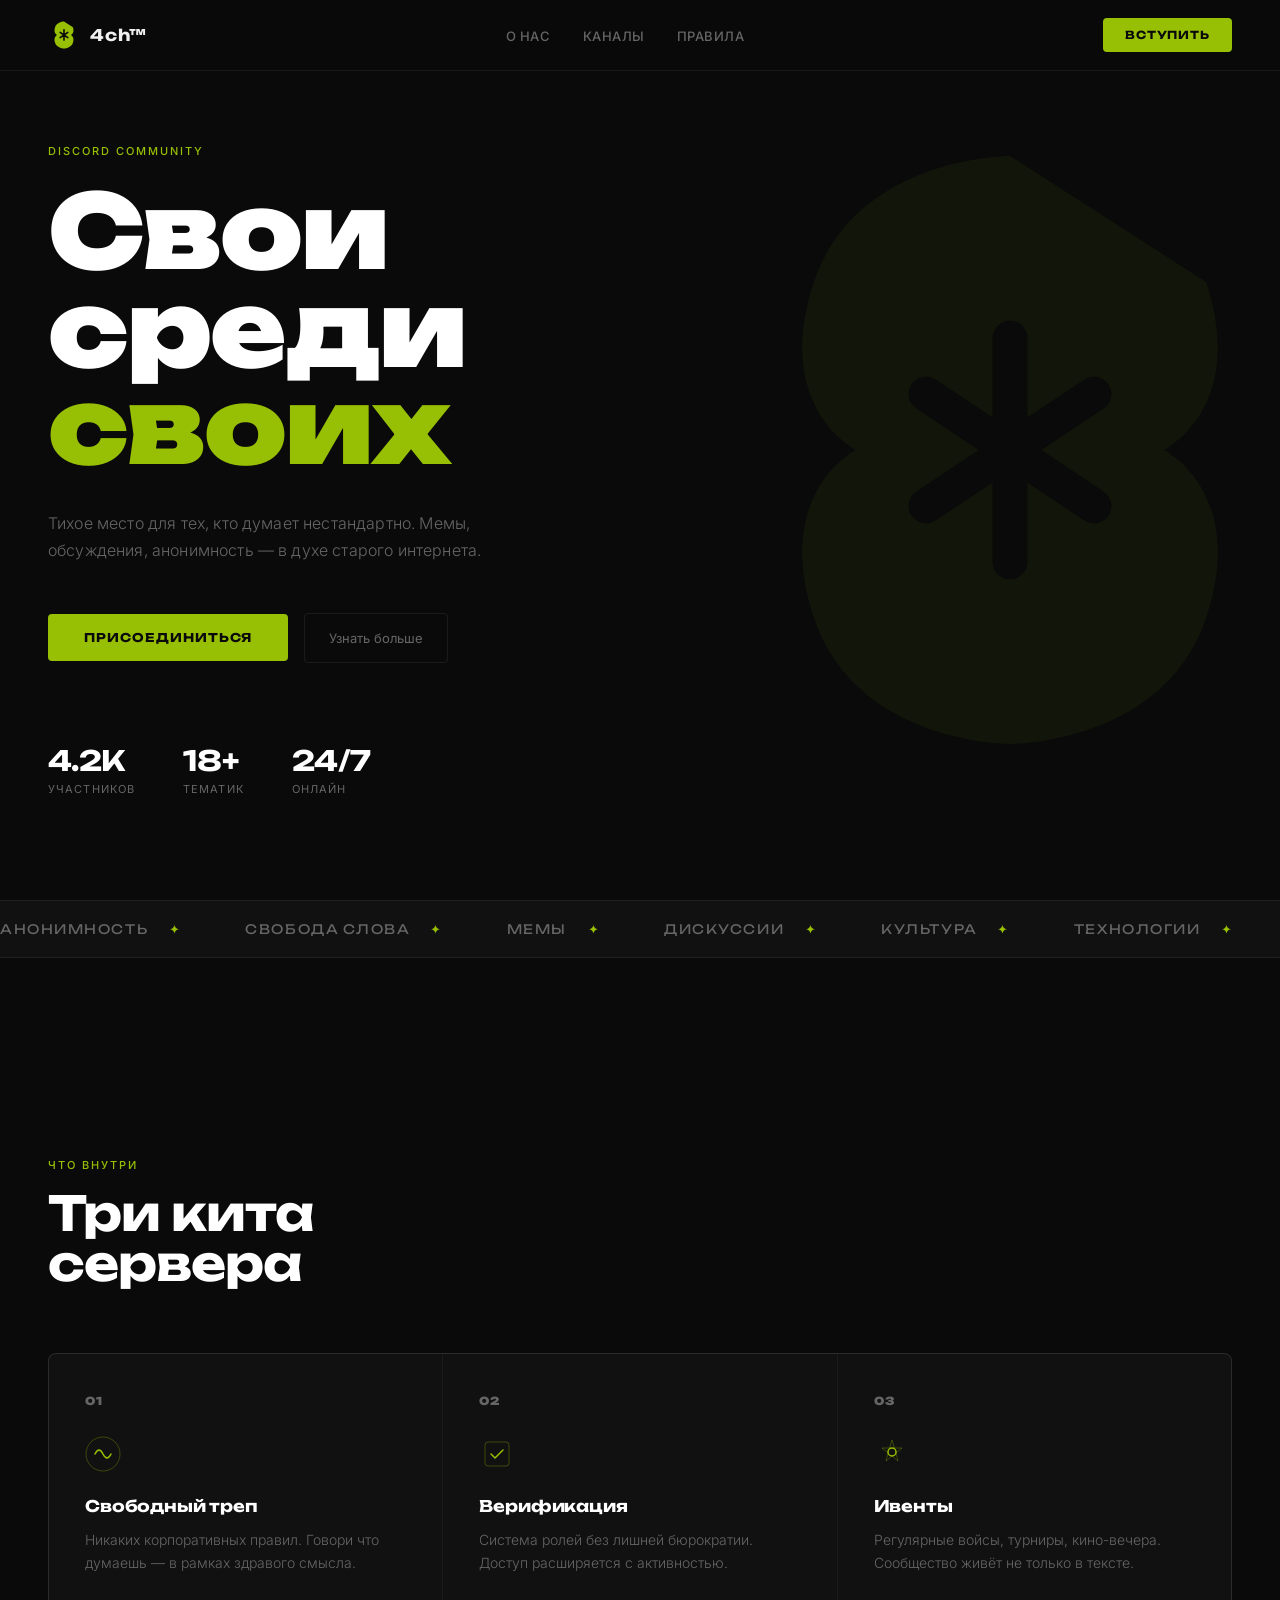
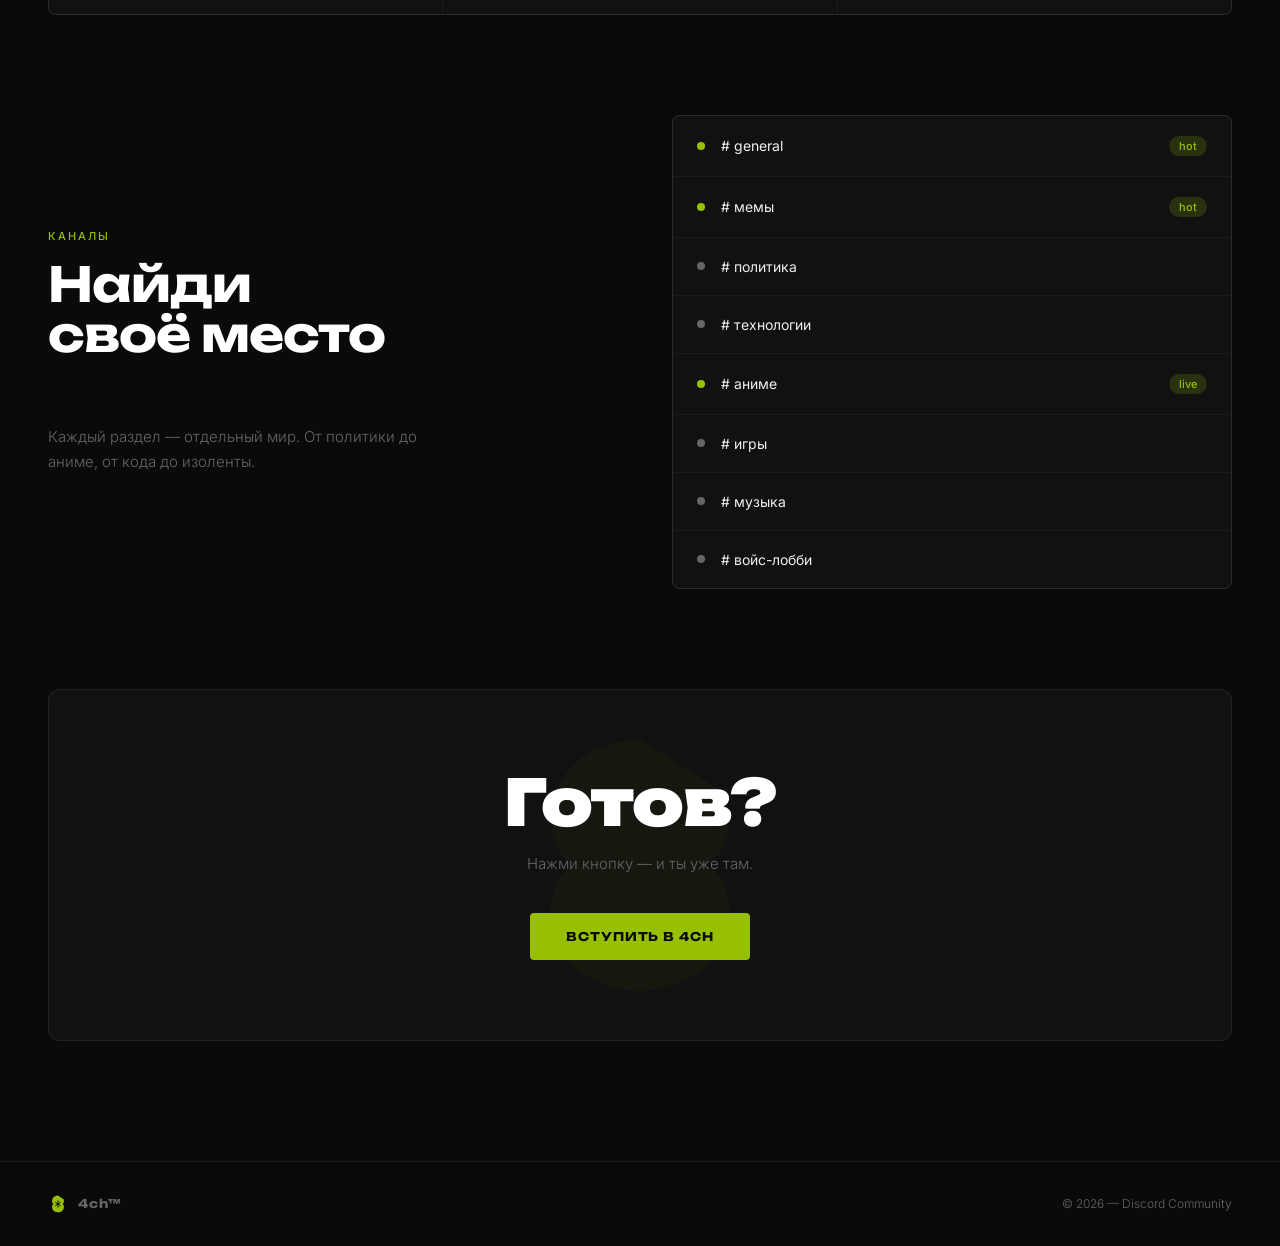
<file: assets/landing_reference.html>
<!DOCTYPE html>
<html lang="ru">
<head>
<meta charset="UTF-8">
<meta name="viewport" content="width=device-width, initial-scale=1.0">
<title>4ch — Discord Community</title>
<link rel="preconnect" href="https://fonts.googleapis.com">
<link href="https://fonts.googleapis.com/css2?family=Unbounded:wght@400;700;900&family=Inter:wght@300;400;500&display=swap" rel="stylesheet">
<style>
  *, *::before, *::after { box-sizing: border-box; margin: 0; padding: 0; }

  :root {
    --brand: #97BF04;
    --brand-dim: #6e8e03;
    --brand-glow: rgba(151,191,4,0.18);
    --bg: #0a0a0a;
    --bg2: #111111;
    --bg3: #181818;
    --text: #f0f0f0;
    --muted: #666;
    --border: rgba(255,255,255,0.07);
  }

  html { scroll-behavior: smooth; }

  body {
    background: var(--bg);
    color: var(--text);
    font-family: 'Inter', sans-serif;
    min-height: 100vh;
    overflow-x: hidden;
  }

  /* NAV */
  nav {
    position: fixed; top: 0; left: 0; right: 0; z-index: 100;
    display: flex; align-items: center; justify-content: space-between;
    padding: 18px 48px;
    background: rgba(10,10,10,0.85);
    backdrop-filter: blur(16px);
    border-bottom: 0.5px solid var(--border);
  }

  .nav-logo {
    display: flex; align-items: center; gap: 10px;
  }

  .logo-icon {
    width: 32px; height: 32px;
  }

  .nav-wordmark {
    font-family: 'Unbounded', sans-serif;
    font-weight: 700;
    font-size: 16px;
    letter-spacing: 0.05em;
    color: var(--text);
  }

  .nav-links {
    display: flex; align-items: center; gap: 32px;
    list-style: none;
  }

  .nav-links a {
    color: var(--muted);
    text-decoration: none;
    font-size: 13px;
    font-weight: 500;
    letter-spacing: 0.04em;
    text-transform: uppercase;
    transition: color 0.2s;
  }

  .nav-links a:hover { color: var(--text); }

  .btn-join {
    background: var(--brand);
    color: #0a0a0a;
    font-family: 'Unbounded', sans-serif;
    font-weight: 700;
    font-size: 11px;
    letter-spacing: 0.08em;
    text-transform: uppercase;
    padding: 10px 22px;
    border: none;
    border-radius: 4px;
    cursor: pointer;
    text-decoration: none;
    transition: opacity 0.2s;
  }

  .btn-join:hover { opacity: 0.85; }

  /* HERO */
  .hero {
    min-height: 100vh;
    display: flex;
    flex-direction: column;
    align-items: flex-start;
    justify-content: center;
    padding: 120px 48px 80px;
    position: relative;
    overflow: hidden;
  }

  .hero-bg-logo {
    position: absolute;
    right: -80px; top: 50%;
    transform: translateY(-50%);
    width: 55vw; max-width: 700px;
    opacity: 0.06;
    pointer-events: none;
    filter: grayscale(0);
  }

  .hero-eyebrow {
    font-size: 11px;
    font-weight: 500;
    letter-spacing: 0.18em;
    text-transform: uppercase;
    color: var(--brand);
    margin-bottom: 24px;
  }

  .hero-title {
    font-family: 'Unbounded', sans-serif;
    font-weight: 900;
    font-size: clamp(52px, 8vw, 108px);
    line-height: 0.95;
    letter-spacing: -0.02em;
    color: #fff;
    margin-bottom: 0;
  }

  .hero-title .accent {
    color: var(--brand);
    display: block;
  }

  .hero-sub {
    margin-top: 36px;
    font-size: 16px;
    font-weight: 300;
    color: var(--muted);
    max-width: 480px;
    line-height: 1.7;
    letter-spacing: 0.01em;
  }

  .hero-actions {
    margin-top: 48px;
    display: flex;
    gap: 16px;
    align-items: center;
  }

  .btn-primary {
    background: var(--brand);
    color: #0a0a0a;
    font-family: 'Unbounded', sans-serif;
    font-weight: 700;
    font-size: 12px;
    letter-spacing: 0.08em;
    text-transform: uppercase;
    padding: 16px 36px;
    border: none;
    border-radius: 4px;
    cursor: pointer;
    text-decoration: none;
    display: inline-block;
    transition: opacity 0.2s;
  }

  .btn-primary:hover { opacity: 0.85; }

  .btn-ghost {
    background: transparent;
    color: var(--muted);
    font-size: 13px;
    font-weight: 400;
    padding: 16px 24px;
    border: 0.5px solid var(--border);
    border-radius: 4px;
    cursor: pointer;
    text-decoration: none;
    display: inline-block;
    transition: color 0.2s, border-color 0.2s;
  }

  .btn-ghost:hover { color: var(--text); border-color: rgba(255,255,255,0.2); }

  .hero-stats {
    margin-top: 80px;
    display: flex;
    gap: 48px;
  }

  .stat-item { text-align: left; }

  .stat-num {
    font-family: 'Unbounded', sans-serif;
    font-weight: 700;
    font-size: 28px;
    color: #fff;
    letter-spacing: -0.02em;
  }

  .stat-label {
    font-size: 11px;
    color: var(--muted);
    letter-spacing: 0.1em;
    text-transform: uppercase;
    margin-top: 4px;
    font-weight: 400;
  }

  /* DIVIDER */
  .section-divider {
    width: 100%;
    height: 0.5px;
    background: var(--border);
    margin: 0 48px;
    width: calc(100% - 96px);
  }

  /* FEATURES */
  .features {
    padding: 100px 48px;
  }

  .section-tag {
    font-size: 11px;
    font-weight: 500;
    letter-spacing: 0.18em;
    text-transform: uppercase;
    color: var(--brand);
    margin-bottom: 16px;
    display: block;
  }

  .section-title {
    font-family: 'Unbounded', sans-serif;
    font-weight: 700;
    font-size: clamp(28px, 4vw, 48px);
    color: #fff;
    letter-spacing: -0.02em;
    line-height: 1.05;
    margin-bottom: 64px;
  }

  .features-grid {
    display: grid;
    grid-template-columns: repeat(3, 1fr);
    gap: 1px;
    background: var(--border);
    border: 0.5px solid var(--border);
    border-radius: 8px;
    overflow: hidden;
  }

  .feat-card {
    background: var(--bg2);
    padding: 40px 36px;
    position: relative;
    transition: background 0.2s;
  }

  .feat-card:hover { background: var(--bg3); }

  .feat-num {
    font-family: 'Unbounded', sans-serif;
    font-weight: 900;
    font-size: 11px;
    letter-spacing: 0.1em;
    color: var(--muted);
    margin-bottom: 28px;
  }

  .feat-icon {
    width: 36px; height: 36px;
    margin-bottom: 20px;
  }

  .feat-title {
    font-family: 'Unbounded', sans-serif;
    font-weight: 700;
    font-size: 16px;
    color: #fff;
    letter-spacing: -0.01em;
    margin-bottom: 12px;
  }

  .feat-desc {
    font-size: 14px;
    color: var(--muted);
    line-height: 1.65;
    font-weight: 300;
  }

  /* CHANNELS */
  .channels-section {
    padding: 0 48px 100px;
    display: grid;
    grid-template-columns: 1fr 1fr;
    gap: 64px;
    align-items: center;
  }

  .channel-list {
    display: flex;
    flex-direction: column;
    gap: 1px;
    background: var(--border);
    border: 0.5px solid var(--border);
    border-radius: 8px;
    overflow: hidden;
  }

  .ch-item {
    background: var(--bg2);
    padding: 20px 24px;
    display: flex;
    align-items: center;
    gap: 16px;
    transition: background 0.15s;
    cursor: default;
  }

  .ch-item:hover { background: var(--bg3); }

  .ch-dot {
    width: 8px; height: 8px;
    border-radius: 50%;
    background: var(--muted);
    flex-shrink: 0;
  }

  .ch-dot.active { background: var(--brand); }

  .ch-name {
    font-size: 14px;
    color: var(--text);
    font-weight: 400;
    flex: 1;
  }

  .ch-badge {
    font-size: 11px;
    background: var(--brand-glow);
    color: var(--brand);
    padding: 3px 10px;
    border-radius: 20px;
    font-weight: 500;
  }

  /* MARQUEE */
  .marquee-wrap {
    overflow: hidden;
    border-top: 0.5px solid var(--border);
    border-bottom: 0.5px solid var(--border);
    padding: 20px 0;
    margin-bottom: 100px;
    background: var(--bg2);
  }

  .marquee-track {
    display: flex;
    gap: 48px;
    white-space: nowrap;
    animation: marquee 20s linear infinite;
  }

  .marquee-item {
    font-family: 'Unbounded', sans-serif;
    font-weight: 400;
    font-size: 13px;
    letter-spacing: 0.12em;
    text-transform: uppercase;
    color: var(--muted);
  }

  .marquee-item .sep {
    color: var(--brand);
    margin: 0 16px;
  }

  @keyframes marquee {
    from { transform: translateX(0); }
    to { transform: translateX(-50%); }
  }

  /* CTA */
  .cta-section {
    padding: 0 48px 120px;
    text-align: center;
    position: relative;
  }

  .cta-inner {
    border: 0.5px solid var(--border);
    border-radius: 12px;
    padding: 80px 48px;
    background: var(--bg2);
    position: relative;
    overflow: hidden;
  }

  .cta-bg-logo {
    position: absolute;
    left: 50%; top: 50%;
    transform: translate(-50%, -50%);
    width: 300px;
    opacity: 0.04;
    pointer-events: none;
  }

  .cta-title {
    font-family: 'Unbounded', sans-serif;
    font-weight: 900;
    font-size: clamp(36px, 5vw, 64px);
    color: #fff;
    letter-spacing: -0.02em;
    line-height: 1;
    margin-bottom: 20px;
    position: relative;
  }

  .cta-sub {
    font-size: 15px;
    color: var(--muted);
    font-weight: 300;
    margin-bottom: 40px;
    position: relative;
  }

  /* FOOTER */
  footer {
    padding: 32px 48px;
    border-top: 0.5px solid var(--border);
    display: flex;
    align-items: center;
    justify-content: space-between;
  }

  .footer-left {
    display: flex; align-items: center; gap: 10px;
  }

  .footer-logo { width: 20px; height: 20px; }

  .footer-name {
    font-family: 'Unbounded', sans-serif;
    font-size: 12px;
    font-weight: 700;
    letter-spacing: 0.08em;
    color: var(--muted);
  }

  .footer-right {
    font-size: 12px;
    color: var(--muted);
    font-weight: 300;
  }
</style>
</head>
<body>

<nav>
  <div class="nav-logo">
    <svg class="logo-icon" viewBox="0 0 100 100" fill="none" xmlns="http://www.w3.org/2000/svg">
      <path d="M50 8 C50 8 28 8 22 26 C16 44 28 50 28 50 C28 50 16 56 22 74 C28 92 50 92 50 92 C50 92 72 92 78 74 C84 56 72 50 72 50 C72 50 84 44 78 26 C72 8 50 8 Z" fill="#97BF04"/>
      <path d="M38 42 L50 50 L38 58 M62 42 L50 50 L62 58 M50 34 L50 50 M50 66 L50 50" stroke="#0a0a0a" stroke-width="5" stroke-linecap="round" stroke-linejoin="round"/>
    </svg>
    <span class="nav-wordmark">4ch™</span>
  </div>
  <ul class="nav-links">
    <li><a href="#">О нас</a></li>
    <li><a href="#">Каналы</a></li>
    <li><a href="#">Правила</a></li>
  </ul>
  <a href="#" class="btn-join">Вступить</a>
</nav>

<section class="hero">
  <svg class="hero-bg-logo" viewBox="0 0 100 100" fill="none" xmlns="http://www.w3.org/2000/svg">
    <path d="M50 8 C50 8 28 8 22 26 C16 44 28 50 28 50 C28 50 16 56 22 74 C28 92 50 92 50 92 C50 92 72 92 78 74 C84 56 72 50 72 50 C72 50 84 44 78 26 C72 8 50 8 Z" fill="#97BF04"/>
    <path d="M38 42 L50 50 L38 58 M62 42 L50 50 L62 58 M50 34 L50 50 M50 66 L50 50" stroke="#0a0a0a" stroke-width="5" stroke-linecap="round" stroke-linejoin="round"/>
  </svg>

  <p class="hero-eyebrow">Discord Community</p>
  <h1 class="hero-title">
    Свои<br>среди
    <span class="accent">своих</span>
  </h1>
  <p class="hero-sub">
    Тихое место для тех, кто думает нестандартно. Мемы, обсуждения, анонимность — в духе старого интернета.
  </p>
  <div class="hero-actions">
    <a href="#" class="btn-primary">Присоединиться</a>
    <a href="#" class="btn-ghost">Узнать больше</a>
  </div>
  <div class="hero-stats">
    <div class="stat-item">
      <div class="stat-num">4.2K</div>
      <div class="stat-label">Участников</div>
    </div>
    <div class="stat-item">
      <div class="stat-num">18+</div>
      <div class="stat-label">Тематик</div>
    </div>
    <div class="stat-item">
      <div class="stat-num">24/7</div>
      <div class="stat-label">Онлайн</div>
    </div>
  </div>
</section>

<div class="marquee-wrap">
  <div class="marquee-track">
    <span class="marquee-item">Анонимность <span class="sep">✦</span></span>
    <span class="marquee-item">Свобода слова <span class="sep">✦</span></span>
    <span class="marquee-item">Мемы <span class="sep">✦</span></span>
    <span class="marquee-item">Дискуссии <span class="sep">✦</span></span>
    <span class="marquee-item">Культура <span class="sep">✦</span></span>
    <span class="marquee-item">Технологии <span class="sep">✦</span></span>
    <span class="marquee-item">4ch <span class="sep">✦</span></span>
    <span class="marquee-item">Анонимность <span class="sep">✦</span></span>
    <span class="marquee-item">Свобода слова <span class="sep">✦</span></span>
    <span class="marquee-item">Мемы <span class="sep">✦</span></span>
    <span class="marquee-item">Дискуссии <span class="sep">✦</span></span>
    <span class="marquee-item">Культура <span class="sep">✦</span></span>
    <span class="marquee-item">Технологии <span class="sep">✦</span></span>
    <span class="marquee-item">4ch <span class="sep">✦</span></span>
  </div>
</div>

<section class="features">
  <span class="section-tag">Что внутри</span>
  <h2 class="section-title">Три кита<br>сервера</h2>
  <div class="features-grid">
    <div class="feat-card">
      <div class="feat-num">01</div>
      <svg class="feat-icon" viewBox="0 0 36 36" fill="none">
        <circle cx="18" cy="18" r="17" stroke="#97BF04" stroke-width="0.8" opacity="0.4"/>
        <path d="M10 18 Q14 10 18 18 Q22 26 26 18" stroke="#97BF04" stroke-width="1.5" stroke-linecap="round"/>
      </svg>
      <div class="feat-title">Свободный треп</div>
      <div class="feat-desc">Никаких корпоративных правил. Говори что думаешь — в рамках здравого смысла.</div>
    </div>
    <div class="feat-card">
      <div class="feat-num">02</div>
      <svg class="feat-icon" viewBox="0 0 36 36" fill="none">
        <rect x="6" y="6" width="24" height="24" rx="3" stroke="#97BF04" stroke-width="0.8" opacity="0.4"/>
        <path d="M12 18 L16 22 L24 14" stroke="#97BF04" stroke-width="1.5" stroke-linecap="round" stroke-linejoin="round"/>
      </svg>
      <div class="feat-title">Верификация</div>
      <div class="feat-desc">Система ролей без лишней бюрократии. Доступ расширяется с активностью.</div>
    </div>
    <div class="feat-card">
      <div class="feat-num">03</div>
      <svg class="feat-icon" viewBox="0 0 36 36" fill="none">
        <path d="M18 4 L20.5 12 L28 12 L22 17 L24 25 L18 20 L12 25 L14 17 L8 12 L15.5 12 Z" stroke="#97BF04" stroke-width="0.8" stroke-linejoin="round" opacity="0.4"/>
        <circle cx="18" cy="16" r="4" stroke="#97BF04" stroke-width="1.5"/>
      </svg>
      <div class="feat-title">Ивенты</div>
      <div class="feat-desc">Регулярные войсы, турниры, кино-вечера. Сообщество живёт не только в тексте.</div>
    </div>
  </div>
</section>

<section class="channels-section">
  <div>
    <span class="section-tag">Каналы</span>
    <h2 class="section-title">Найди<br>своё место</h2>
    <p style="font-size:15px; color:var(--muted); font-weight:300; line-height:1.7; max-width:380px;">
      Каждый раздел — отдельный мир. От политики до аниме, от кода до изоленты.
    </p>
  </div>
  <div class="channel-list">
    <div class="ch-item">
      <div class="ch-dot active"></div>
      <span class="ch-name"># general</span>
      <span class="ch-badge">hot</span>
    </div>
    <div class="ch-item">
      <div class="ch-dot active"></div>
      <span class="ch-name"># мемы</span>
      <span class="ch-badge">hot</span>
    </div>
    <div class="ch-item">
      <div class="ch-dot"></div>
      <span class="ch-name"># политика</span>
    </div>
    <div class="ch-item">
      <div class="ch-dot"></div>
      <span class="ch-name"># технологии</span>
    </div>
    <div class="ch-item">
      <div class="ch-dot active"></div>
      <span class="ch-name"># аниме</span>
      <span class="ch-badge">live</span>
    </div>
    <div class="ch-item">
      <div class="ch-dot"></div>
      <span class="ch-name"># игры</span>
    </div>
    <div class="ch-item">
      <div class="ch-dot"></div>
      <span class="ch-name"># музыка</span>
    </div>
    <div class="ch-item">
      <div class="ch-dot"></div>
      <span class="ch-name"># войс-лобби</span>
    </div>
  </div>
</section>

<section class="cta-section">
  <div class="cta-inner">
    <svg class="cta-bg-logo" viewBox="0 0 100 100" fill="none">
      <path d="M50 8 C50 8 28 8 22 26 C16 44 28 50 28 50 C28 50 16 56 22 74 C28 92 50 92 50 92 C50 92 72 92 78 74 C84 56 72 50 72 50 C72 50 84 44 78 26 C72 8 50 8 Z" fill="#97BF04"/>
    </svg>
    <h2 class="cta-title">Готов?</h2>
    <p class="cta-sub">Нажми кнопку — и ты уже там.</p>
    <a href="#" class="btn-primary" style="position:relative;">Вступить в 4ch</a>
  </div>
</section>

<footer>
  <div class="footer-left">
    <svg class="footer-logo" viewBox="0 0 100 100" fill="none">
      <path d="M50 8 C50 8 28 8 22 26 C16 44 28 50 28 50 C28 50 16 56 22 74 C28 92 50 92 50 92 C50 92 72 92 78 74 C84 56 72 50 72 50 C72 50 84 44 78 26 C72 8 50 8 Z" fill="#97BF04"/>
      <path d="M38 42 L50 50 L38 58 M62 42 L50 50 L62 58 M50 34 L50 50 M50 66 L50 50" stroke="#0a0a0a" stroke-width="5" stroke-linecap="round" stroke-linejoin="round"/>
    </svg>
    <span class="footer-name">4ch™</span>
  </div>
  <span class="footer-right">© 2026 — Discord Community</span>
</footer>

</body>
</html>
</file>
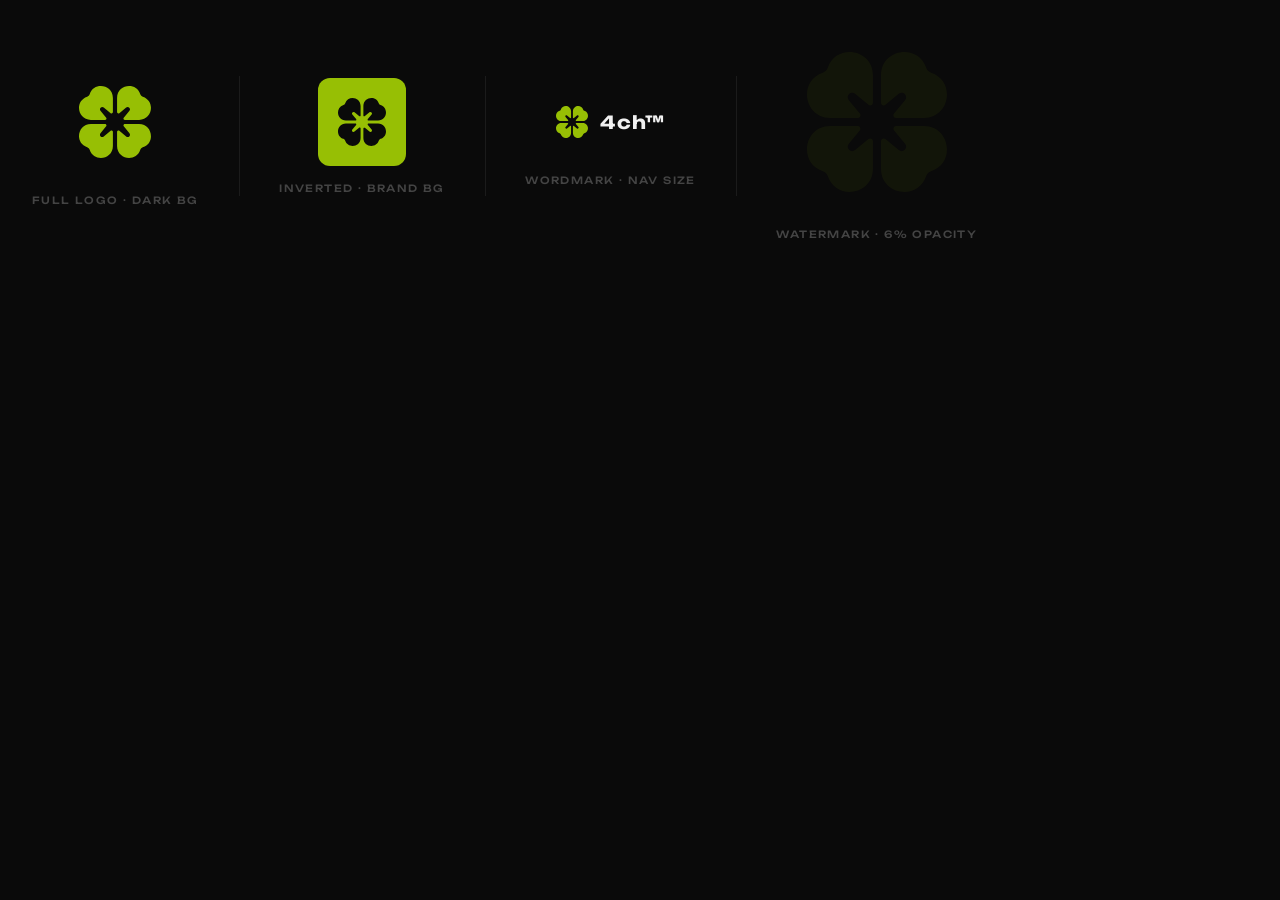
<file: preview/brand-logo.html>
<!DOCTYPE html><html lang="ru"><head><meta charset="UTF-8">
<style>
@import url('https://fonts.googleapis.com/css2?family=Unbounded:wght@400;700;900&family=Inter:wght@300;400;500&display=swap');
*{box-sizing:border-box;margin:0;padding:0}
body{background:#0a0a0a;font-family:'Inter',sans-serif;font-weight:500;padding:32px;display:flex;gap:40px;align-items:center;min-height:220px}
.variant{display:flex;flex-direction:column;align-items:center;gap:16px}
.label{font-size:10px;letter-spacing:0.14em;text-transform:uppercase;color:#444;font-family:'Unbounded',sans-serif}
.logo-wrap{display:flex;align-items:center;justify-content:center;padding:20px}
.on-brand{background:#97BF04;border-radius:12px;padding:20px}
.divider{width:0.5px;height:120px;background:rgba(255,255,255,0.07);flex-shrink:0}
</style></head><body>

<div class="variant">
  <div class="logo-wrap">
    <svg width="72" height="72" viewBox="0 0 645 645" fill="none"><path d="M537.862 341.045C658.99 341.045 686.541 510.814 571.63 549.119C561.002 552.662 552.662 561.001 549.119 571.629C510.815 686.541 341.042 658.99 341.042 537.862V410.775C341.042 400.24 353.31 394.468 361.426 401.184L422.566 451.775C441.962 467.824 467.824 441.961 451.775 422.566L401.191 361.43C394.475 353.314 400.248 341.045 410.782 341.045H537.862Z" fill="#97BF04"/><path d="M192.533 422.565C176.485 441.961 202.347 467.823 221.742 451.775L283.311 400.83C291.427 394.115 303.696 399.887 303.696 410.421V537.862C303.696 658.99 133.927 686.541 95.6224 571.629C92.0797 561.001 83.7399 552.662 73.1118 549.119C-41.8 510.814 -14.2485 341.041 106.88 341.041H233.53C244.064 341.041 249.837 353.31 243.121 361.426L192.533 422.565Z" fill="#97BF04"/><path d="M341.042 106.879C341.042 -14.249 510.815 -41.8005 549.119 73.1114C552.662 83.7394 561.001 92.0792 571.63 95.6219C686.541 133.926 658.99 303.695 537.862 303.695H410.422C399.887 303.695 394.115 291.427 400.83 283.311L451.775 221.742C467.823 202.346 441.961 176.484 422.566 192.533L361.426 243.121C353.31 249.836 341.042 244.064 341.042 233.53V106.879Z" fill="#97BF04"/><path d="M95.6219 73.1113C133.926 -41.8004 303.695 -14.249 303.695 106.879V233.883C303.695 244.417 291.427 250.189 283.311 243.474L221.742 192.533C202.346 176.485 176.485 202.346 192.533 221.742L243.481 283.315C250.196 291.431 244.424 303.699 233.89 303.699H106.879C-14.249 303.699 -41.8005 133.926 73.1114 95.6218C83.7394 92.0791 92.0792 83.7393 95.6219 73.1113Z" fill="#97BF04"/></svg>
  </div>
  <div class="label">Full logo · Dark bg</div>
</div>

<div class="divider"></div>

<div class="variant">
  <div class="logo-wrap on-brand">
    <svg width="48" height="48" viewBox="0 0 645 645" fill="none"><path d="M537.862 341.045C658.99 341.045 686.541 510.814 571.63 549.119C561.002 552.662 552.662 561.001 549.119 571.629C510.815 686.541 341.042 658.99 341.042 537.862V410.775C341.042 400.24 353.31 394.468 361.426 401.184L422.566 451.775C441.962 467.824 467.824 441.961 451.775 422.566L401.191 361.43C394.475 353.314 400.248 341.045 410.782 341.045H537.862Z" fill="#0a0a0a"/><path d="M192.533 422.565C176.485 441.961 202.347 467.823 221.742 451.775L283.311 400.83C291.427 394.115 303.696 399.887 303.696 410.421V537.862C303.696 658.99 133.927 686.541 95.6224 571.629C92.0797 561.001 83.7399 552.662 73.1118 549.119C-41.8 510.814 -14.2485 341.041 106.88 341.041H233.53C244.064 341.041 249.837 353.31 243.121 361.426L192.533 422.565Z" fill="#0a0a0a"/><path d="M341.042 106.879C341.042 -14.249 510.815 -41.8005 549.119 73.1114C552.662 83.7394 561.001 92.0792 571.63 95.6219C686.541 133.926 658.99 303.695 537.862 303.695H410.422C399.887 303.695 394.115 291.427 400.83 283.311L451.775 221.742C467.823 202.346 441.961 176.484 422.566 192.533L361.426 243.121C353.31 249.836 341.042 244.064 341.042 233.53V106.879Z" fill="#0a0a0a"/><path d="M95.6219 73.1113C133.926 -41.8004 303.695 -14.249 303.695 106.879V233.883C303.695 244.417 291.427 250.189 283.311 243.474L221.742 192.533C202.346 176.485 176.485 202.346 192.533 221.742L243.481 283.315C250.196 291.431 244.424 303.699 233.89 303.699H106.879C-14.249 303.699 -41.8005 133.926 73.1114 95.6218C83.7394 92.0791 92.0792 83.7393 95.6219 73.1113Z" fill="#0a0a0a"/></svg>
  </div>
  <div class="label">Inverted · Brand bg</div>
</div>

<div class="divider"></div>

<div class="variant">
  <div class="logo-wrap" style="gap:12px;flex-direction:row;align-items:center">
    <svg width="32" height="32" viewBox="0 0 645 645" fill="none"><path d="M537.862 341.045C658.99 341.045 686.541 510.814 571.63 549.119C561.002 552.662 552.662 561.001 549.119 571.629C510.815 686.541 341.042 658.99 341.042 537.862V410.775C341.042 400.24 353.31 394.468 361.426 401.184L422.566 451.775C441.962 467.824 467.824 441.961 451.775 422.566L401.191 361.43C394.475 353.314 400.248 341.045 410.782 341.045H537.862Z" fill="#97BF04"/><path d="M192.533 422.565C176.485 441.961 202.347 467.823 221.742 451.775L283.311 400.83C291.427 394.115 303.696 399.887 303.696 410.421V537.862C303.696 658.99 133.927 686.541 95.6224 571.629C92.0797 561.001 83.7399 552.662 73.1118 549.119C-41.8 510.814 -14.2485 341.041 106.88 341.041H233.53C244.064 341.041 249.837 353.31 243.121 361.426L192.533 422.565Z" fill="#97BF04"/><path d="M341.042 106.879C341.042 -14.249 510.815 -41.8005 549.119 73.1114C552.662 83.7394 561.001 92.0792 571.63 95.6219C686.541 133.926 658.99 303.695 537.862 303.695H410.422C399.887 303.695 394.115 291.427 400.83 283.311L451.775 221.742C467.823 202.346 441.961 176.484 422.566 192.533L361.426 243.121C353.31 249.836 341.042 244.064 341.042 233.53V106.879Z" fill="#97BF04"/><path d="M95.6219 73.1113C133.926 -41.8004 303.695 -14.249 303.695 106.879V233.883C303.695 244.417 291.427 250.189 283.311 243.474L221.742 192.533C202.346 176.485 176.485 202.346 192.533 221.742L243.481 283.315C250.196 291.431 244.424 303.699 233.89 303.699H106.879C-14.249 303.699 -41.8005 133.926 73.1114 95.6218C83.7394 92.0791 92.0792 83.7393 95.6219 73.1113Z" fill="#97BF04"/></svg>
    <span style="font-family:'Unbounded',sans-serif;font-weight:700;font-size:18px;letter-spacing:0.05em;color:#f0f0f0">4ch™</span>
  </div>
  <div class="label">Wordmark · nav size</div>
</div>

<div class="divider"></div>

<div class="variant">
  <div class="logo-wrap">
    <svg width="140" height="140" viewBox="0 0 645 645" fill="none" style="opacity:0.06"><path d="M537.862 341.045C658.99 341.045 686.541 510.814 571.63 549.119C561.002 552.662 552.662 561.001 549.119 571.629C510.815 686.541 341.042 658.99 341.042 537.862V410.775C341.042 400.24 353.31 394.468 361.426 401.184L422.566 451.775C441.962 467.824 467.824 441.961 451.775 422.566L401.191 361.43C394.475 353.314 400.248 341.045 410.782 341.045H537.862Z" fill="#97BF04"/><path d="M192.533 422.565C176.485 441.961 202.347 467.823 221.742 451.775L283.311 400.83C291.427 394.115 303.696 399.887 303.696 410.421V537.862C303.696 658.99 133.927 686.541 95.6224 571.629C92.0797 561.001 83.7399 552.662 73.1118 549.119C-41.8 510.814 -14.2485 341.041 106.88 341.041H233.53C244.064 341.041 249.837 353.31 243.121 361.426L192.533 422.565Z" fill="#97BF04"/><path d="M341.042 106.879C341.042 -14.249 510.815 -41.8005 549.119 73.1114C552.662 83.7394 561.001 92.0792 571.63 95.6219C686.541 133.926 658.99 303.695 537.862 303.695H410.422C399.887 303.695 394.115 291.427 400.83 283.311L451.775 221.742C467.823 202.346 441.961 176.484 422.566 192.533L361.426 243.121C353.31 249.836 341.042 244.064 341.042 233.53V106.879Z" fill="#97BF04"/><path d="M95.6219 73.1113C133.926 -41.8004 303.695 -14.249 303.695 106.879V233.883C303.695 244.417 291.427 250.189 283.311 243.474L221.742 192.533C202.346 176.485 176.485 202.346 192.533 221.742L243.481 283.315C250.196 291.431 244.424 303.699 233.89 303.699H106.879C-14.249 303.699 -41.8005 133.926 73.1114 95.6218C83.7394 92.0791 92.0792 83.7393 95.6219 73.1113Z" fill="#97BF04"/></svg>
  </div>
  <div class="label">Watermark · 6% opacity</div>
</div>

</body></html>
</file>
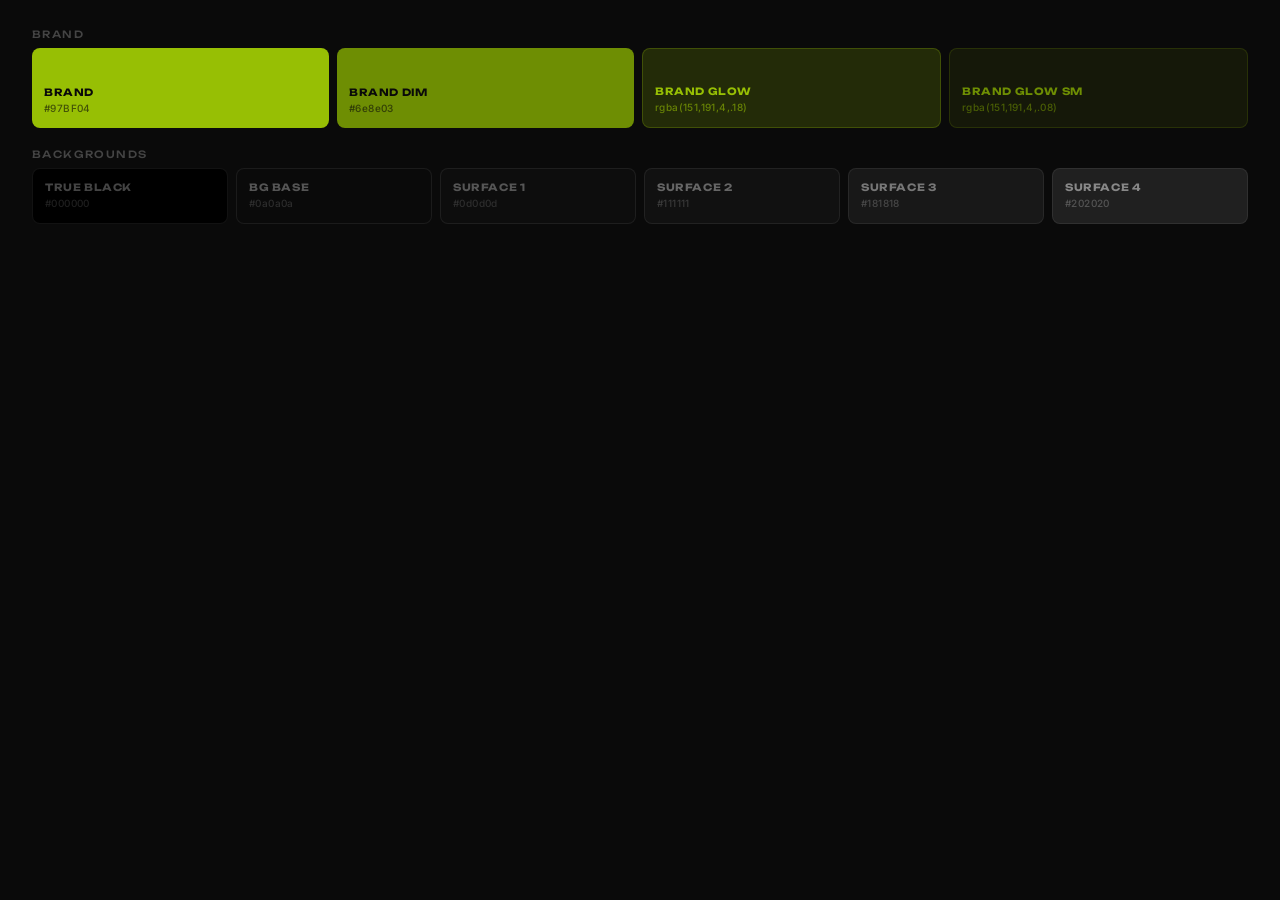
<file: preview/colors-palette.html>
<!DOCTYPE html><html lang="ru"><head><meta charset="UTF-8">
<style>
@import url('https://fonts.googleapis.com/css2?family=Unbounded:wght@700;900&family=Inter:wght@300;400;500&display=swap');
*{box-sizing:border-box;margin:0;padding:0}
body{background:#0a0a0a;font-family:'Inter',sans-serif;font-weight:500;padding:28px 32px}
.row{display:flex;gap:8px;margin-bottom:16px}
.swatch{flex:1;border-radius:8px;padding:14px 12px;display:flex;flex-direction:column;justify-content:flex-end;gap:4px}
.swatch-name{font-size:10px;font-family:'Unbounded',sans-serif;font-weight:700;letter-spacing:0.06em;text-transform:uppercase}
.swatch-val{font-size:10px;letter-spacing:0.04em;opacity:0.6}
.label{font-size:10px;letter-spacing:0.14em;text-transform:uppercase;color:#444;font-family:'Unbounded',sans-serif;margin-bottom:8px}
</style></head><body>

<div class="label">Brand</div>
<div class="row" style="margin-bottom:20px">
  <div class="swatch" style="background:#97BF04;height:80px">
    <div class="swatch-name" style="color:#0a0a0a">Brand</div>
    <div class="swatch-val" style="color:#0a0a0a">#97BF04</div>
  </div>
  <div class="swatch" style="background:#6e8e03;height:80px">
    <div class="swatch-name" style="color:#0a0a0a">Brand Dim</div>
    <div class="swatch-val" style="color:#0a0a0a">#6e8e03</div>
  </div>
  <div class="swatch" style="background:rgba(151,191,4,0.18);height:80px;border:0.5px solid rgba(151,191,4,0.25)">
    <div class="swatch-name" style="color:#97BF04">Brand Glow</div>
    <div class="swatch-val" style="color:#97BF04">rgba(151,191,4,.18)</div>
  </div>
  <div class="swatch" style="background:rgba(151,191,4,0.08);height:80px;border:0.5px solid rgba(151,191,4,0.15)">
    <div class="swatch-name" style="color:#6e8e03">Brand Glow Sm</div>
    <div class="swatch-val" style="color:#6e8e03">rgba(151,191,4,.08)</div>
  </div>
</div>

<div class="label">Backgrounds</div>
<div class="row">
  <div class="swatch" style="background:#000000;height:56px;border:0.5px solid rgba(255,255,255,0.07)">
    <div class="swatch-name" style="color:#444">True Black</div>
    <div class="swatch-val" style="color:#333">#000000</div>
  </div>
  <div class="swatch" style="background:#0a0a0a;height:56px;border:0.5px solid rgba(255,255,255,0.07)">
    <div class="swatch-name" style="color:#555">BG Base</div>
    <div class="swatch-val" style="color:#444">#0a0a0a</div>
  </div>
  <div class="swatch" style="background:#0d0d0d;height:56px;border:0.5px solid rgba(255,255,255,0.07)">
    <div class="swatch-name" style="color:#555">Surface 1</div>
    <div class="swatch-val" style="color:#444">#0d0d0d</div>
  </div>
  <div class="swatch" style="background:#111111;height:56px;border:0.5px solid rgba(255,255,255,0.07)">
    <div class="swatch-name" style="color:#666">Surface 2</div>
    <div class="swatch-val" style="color:#555">#111111</div>
  </div>
  <div class="swatch" style="background:#181818;height:56px;border:0.5px solid rgba(255,255,255,0.07)">
    <div class="swatch-name" style="color:#777">Surface 3</div>
    <div class="swatch-val" style="color:#666">#181818</div>
  </div>
  <div class="swatch" style="background:#202020;height:56px;border:0.5px solid rgba(255,255,255,0.07)">
    <div class="swatch-name" style="color:#888">Surface 4</div>
    <div class="swatch-val" style="color:#777">#202020</div>
  </div>
</div>

</body></html>
</file>
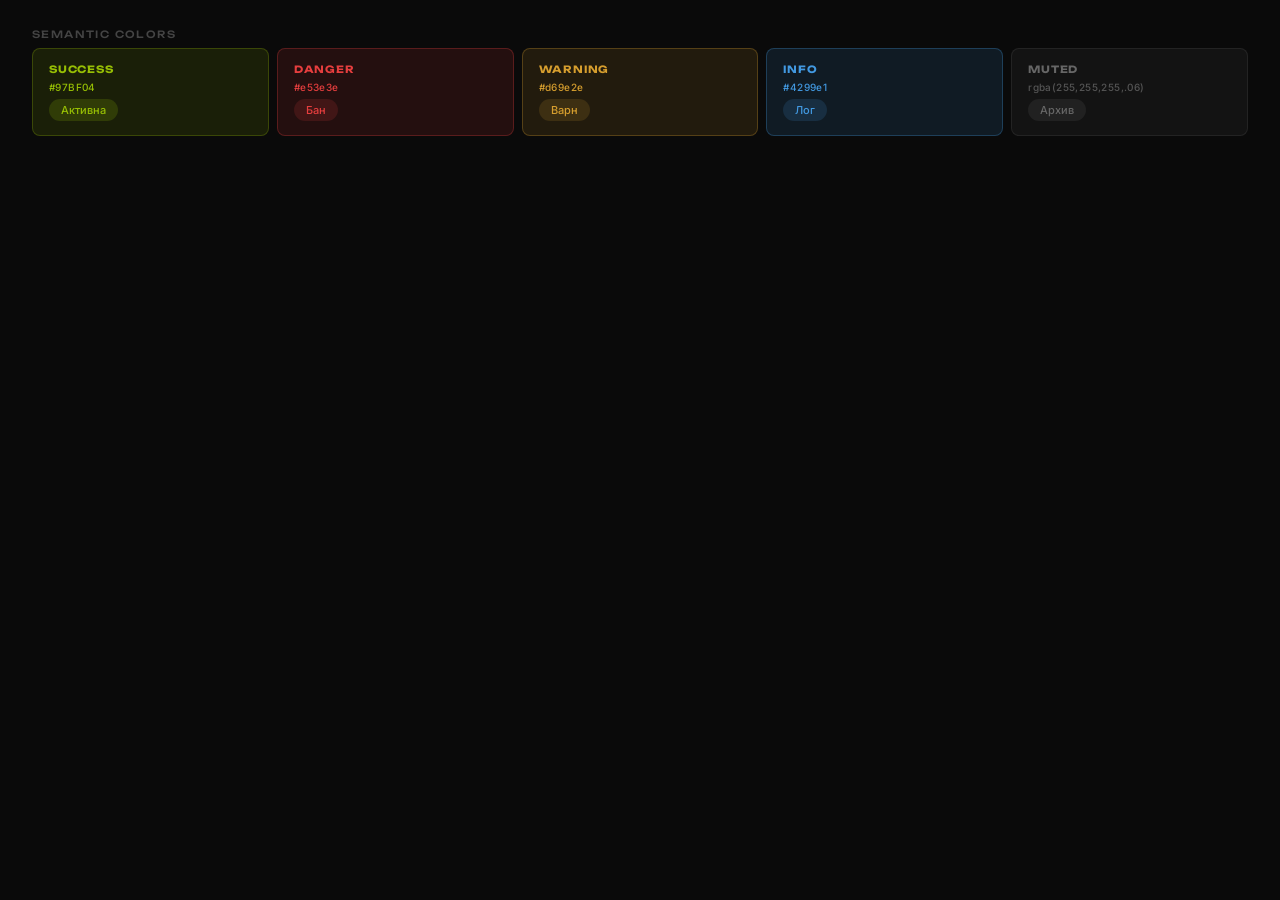
<file: preview/colors-semantic.html>
<!DOCTYPE html><html lang="ru"><head><meta charset="UTF-8">
<style>
@import url('https://fonts.googleapis.com/css2?family=Unbounded:wght@700;900&family=Inter:wght@300;400;500&display=swap');
*{box-sizing:border-box;margin:0;padding:0}
body{background:#0a0a0a;font-family:'Inter',sans-serif;font-weight:500;padding:28px 32px;display:flex;flex-direction:column;gap:12px}
.group{display:flex;gap:8px;align-items:stretch}
.chip{flex:1;border-radius:8px;padding:14px 16px;display:flex;flex-direction:column;gap:6px}
.chip-label{font-size:10px;font-family:'Unbounded',sans-serif;font-weight:700;letter-spacing:0.08em;text-transform:uppercase}
.chip-val{font-size:10px;letter-spacing:0.04em}
.pill{display:inline-flex;align-items:center;gap:6px;padding:4px 12px;border-radius:999px;font-size:11px;font-weight:500;width:fit-content}
.row-label{font-size:10px;letter-spacing:0.14em;text-transform:uppercase;color:#444;font-family:'Unbounded',sans-serif;margin-bottom:-4px}
</style></head><body>

<div class="row-label">Semantic Colors</div>

<div class="group">
  <div class="chip" style="background:rgba(151,191,4,0.12);border:0.5px solid rgba(151,191,4,0.25)">
    <div class="chip-label" style="color:#97BF04">Success</div>
    <div class="chip-val" style="color:#97BF04">#97BF04</div>
    <div class="pill" style="background:rgba(151,191,4,0.18);color:#97BF04">Активна</div>
  </div>
  <div class="chip" style="background:rgba(229,62,62,0.12);border:0.5px solid rgba(229,62,62,0.28)">
    <div class="chip-label" style="color:#e53e3e">Danger</div>
    <div class="chip-val" style="color:#e53e3e">#e53e3e</div>
    <div class="pill" style="background:rgba(229,62,62,0.15);color:#e53e3e">Бан</div>
  </div>
  <div class="chip" style="background:rgba(214,158,46,0.12);border:0.5px solid rgba(214,158,46,0.28)">
    <div class="chip-label" style="color:#d69e2e">Warning</div>
    <div class="chip-val" style="color:#d69e2e">#d69e2e</div>
    <div class="pill" style="background:rgba(214,158,46,0.15);color:#d69e2e">Варн</div>
  </div>
  <div class="chip" style="background:rgba(66,153,225,0.12);border:0.5px solid rgba(66,153,225,0.28)">
    <div class="chip-label" style="color:#4299e1">Info</div>
    <div class="chip-val" style="color:#4299e1">#4299e1</div>
    <div class="pill" style="background:rgba(66,153,225,0.15);color:#4299e1">Лог</div>
  </div>
  <div class="chip" style="background:rgba(255,255,255,0.04);border:0.5px solid rgba(255,255,255,0.07)">
    <div class="chip-label" style="color:#666">Muted</div>
    <div class="chip-val" style="color:#555">rgba(255,255,255,.06)</div>
    <div class="pill" style="background:rgba(255,255,255,0.06);color:#666">Архив</div>
  </div>
</div>

</body></html>
</file>
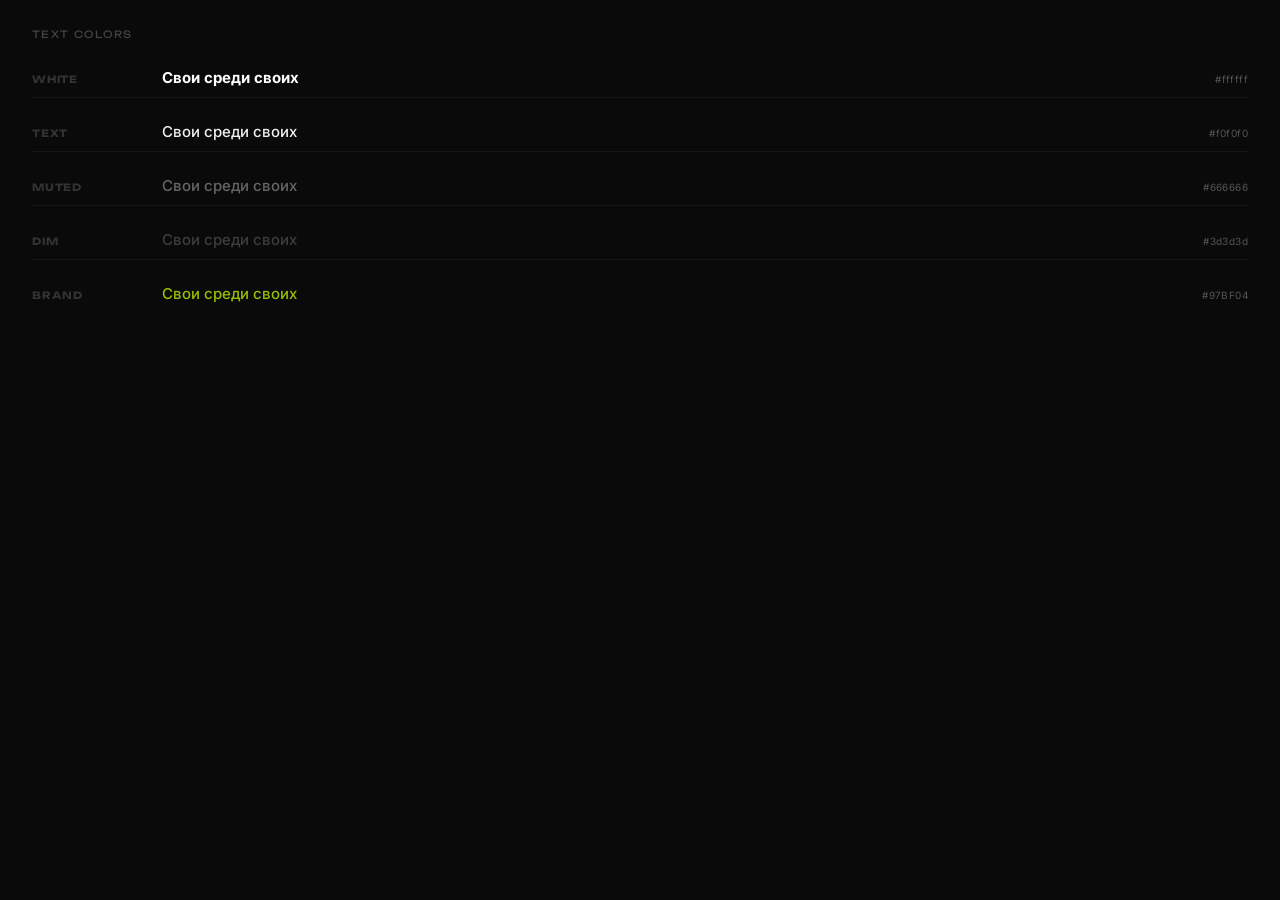
<file: preview/colors-text.html>
<!DOCTYPE html><html lang="ru"><head><meta charset="UTF-8">
<style>
@import url('https://fonts.googleapis.com/css2?family=Unbounded:wght@700;900&family=Inter:wght@300;400;500&display=swap');
*{box-sizing:border-box;margin:0;padding:0}
body{background:#0a0a0a;font-family:'Inter',sans-serif;padding:28px 32px;display:flex;flex-direction:column;gap:14px}
.row{display:flex;align-items:baseline;gap:20px;padding:10px 0;border-bottom:0.5px solid rgba(255,255,255,0.05)}
.row:last-child{border-bottom:none}
.name{font-size:10px;font-family:'Unbounded',sans-serif;font-weight:700;letter-spacing:0.08em;text-transform:uppercase;color:#333;min-width:110px}
.sample{font-family:'Inter',sans-serif;font-weight:500;font-size:15px;flex:1}
.val{font-size:10px;letter-spacing:0.04em;color:#333;min-width:80px;text-align:right}
.row-label{font-size:10px;letter-spacing:0.14em;text-transform:uppercase;color:#444;font-family:'Unbounded',sans-serif}
</style></head><body>
<div class="row-label" style="margin-bottom:4px">Text Colors</div>
<div class="row"><span class="name">White</span><span class="sample" style="color:#fff;font-weight:700">Свои среди своих</span><span class="val" style="color:#555">#ffffff</span></div>
<div class="row"><span class="name">Text</span><span class="sample" style="color:#f0f0f0">Свои среди своих</span><span class="val" style="color:#555">#f0f0f0</span></div>
<div class="row"><span class="name">Muted</span><span class="sample" style="color:#666">Свои среди своих</span><span class="val" style="color:#555">#666666</span></div>
<div class="row"><span class="name">Dim</span><span class="sample" style="color:#3d3d3d">Свои среди своих</span><span class="val" style="color:#555">#3d3d3d</span></div>
<div class="row"><span class="name">Brand</span><span class="sample" style="color:#97BF04">Свои среди своих</span><span class="val" style="color:#555">#97BF04</span></div>
</body></html>
</file>
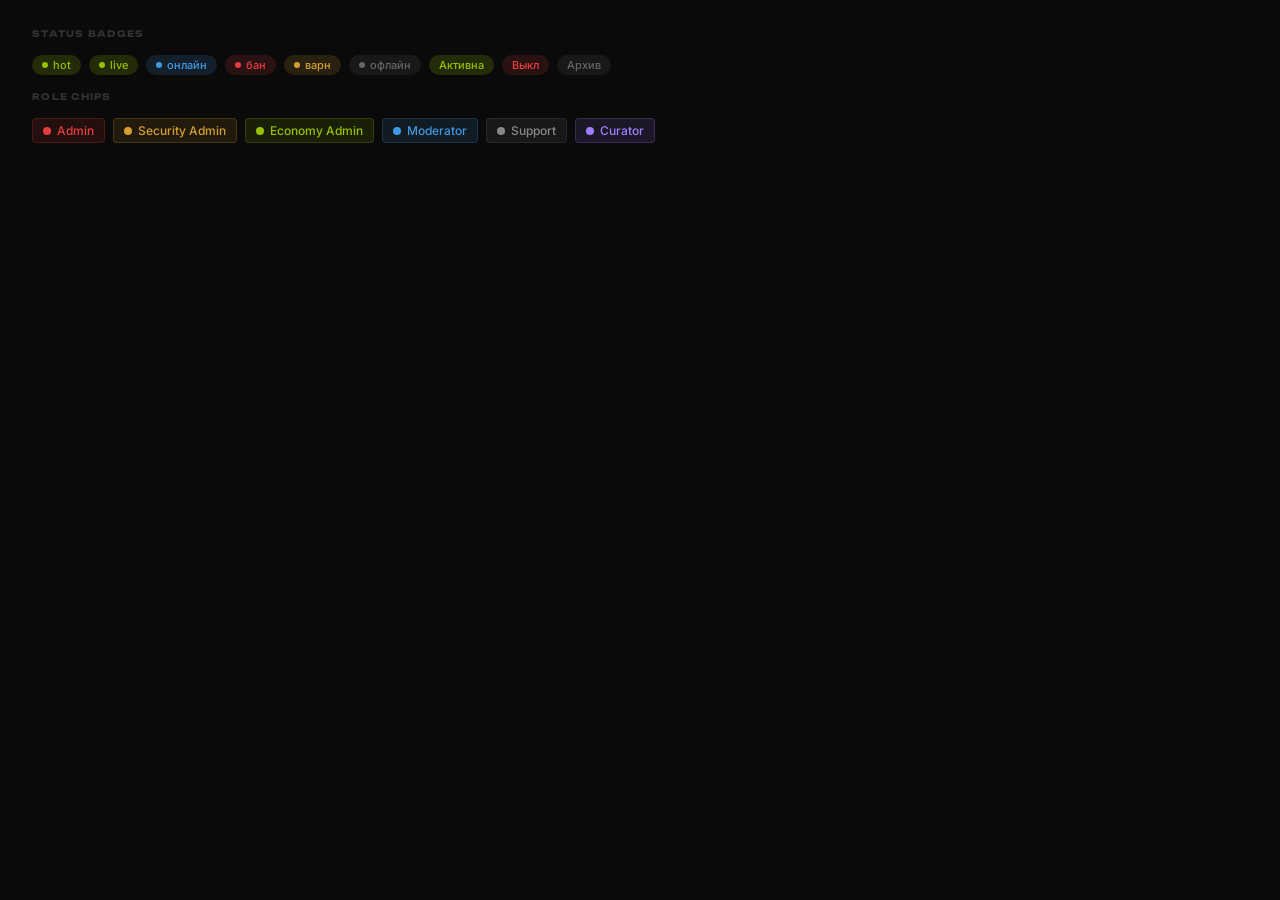
<file: preview/components-badges.html>
<!DOCTYPE html><html lang="ru"><head><meta charset="UTF-8">
<style>
@import url('https://fonts.googleapis.com/css2?family=Unbounded:wght@700;900&family=Inter:wght@300;400;500&display=swap');
*{box-sizing:border-box;margin:0;padding:0}
body{background:#0a0a0a;padding:28px 32px;display:flex;flex-direction:column;gap:16px}
.row-label{font-size:9px;letter-spacing:0.14em;text-transform:uppercase;color:#333;font-family:'Unbounded',sans-serif;font-weight:700}
.group{display:flex;gap:8px;flex-wrap:wrap;align-items:center}
.badge{display:inline-flex;align-items:center;gap:5px;padding:3px 10px;border-radius:999px;font-family:'Inter',sans-serif;font-size:11px;font-weight:500}
.dot{width:6px;height:6px;border-radius:50%;flex-shrink:0}
.role{display:inline-flex;align-items:center;gap:6px;padding:4px 10px;border-radius:4px;font-family:'Inter',sans-serif;font-size:12px;font-weight:500}
.role-dot{width:8px;height:8px;border-radius:50%;flex-shrink:0}
</style></head><body>
<div class="row-label">Status Badges</div>
<div class="group">
  <span class="badge" style="background:rgba(151,191,4,0.18);color:#97BF04"><div class="dot" style="background:#97BF04"></div>hot</span>
  <span class="badge" style="background:rgba(151,191,4,0.18);color:#97BF04"><div class="dot" style="background:#97BF04;animation:pulse 1.5s ease infinite"></div>live</span>
  <span class="badge" style="background:rgba(66,153,225,0.15);color:#4299e1"><div class="dot" style="background:#4299e1"></div>онлайн</span>
  <span class="badge" style="background:rgba(229,62,62,0.15);color:#e53e3e"><div class="dot" style="background:#e53e3e"></div>бан</span>
  <span class="badge" style="background:rgba(214,158,46,0.15);color:#d69e2e"><div class="dot" style="background:#d69e2e"></div>варн</span>
  <span class="badge" style="background:rgba(255,255,255,0.06);color:#666"><div class="dot" style="background:#666"></div>офлайн</span>
  <span class="badge" style="background:rgba(151,191,4,0.18);color:#97BF04">Активна</span>
  <span class="badge" style="background:rgba(229,62,62,0.15);color:#e53e3e">Выкл</span>
  <span class="badge" style="background:rgba(255,255,255,0.06);color:#666">Архив</span>
</div>

<div class="row-label">Role Chips</div>
<div class="group">
  <span class="role" style="background:rgba(229,62,62,0.12);color:#e53e3e;border:0.5px solid rgba(229,62,62,0.2)"><div class="role-dot" style="background:#e53e3e"></div>Admin</span>
  <span class="role" style="background:rgba(214,158,46,0.12);color:#d69e2e;border:0.5px solid rgba(214,158,46,0.2)"><div class="role-dot" style="background:#d69e2e"></div>Security Admin</span>
  <span class="role" style="background:rgba(151,191,4,0.12);color:#97BF04;border:0.5px solid rgba(151,191,4,0.2)"><div class="role-dot" style="background:#97BF04"></div>Economy Admin</span>
  <span class="role" style="background:rgba(66,153,225,0.12);color:#4299e1;border:0.5px solid rgba(66,153,225,0.2)"><div class="role-dot" style="background:#4299e1"></div>Moderator</span>
  <span class="role" style="background:rgba(255,255,255,0.06);color:#888;border:0.5px solid rgba(255,255,255,0.07)"><div class="role-dot" style="background:#888"></div>Support</span>
  <span class="role" style="background:rgba(160,120,255,0.12);color:#a07fff;border:0.5px solid rgba(160,120,255,0.2)"><div class="role-dot" style="background:#a07fff"></div>Curator</span>
</div>

<style>@keyframes pulse{0%,100%{opacity:1}50%{opacity:0.4}}</style>
</body></html>
</file>
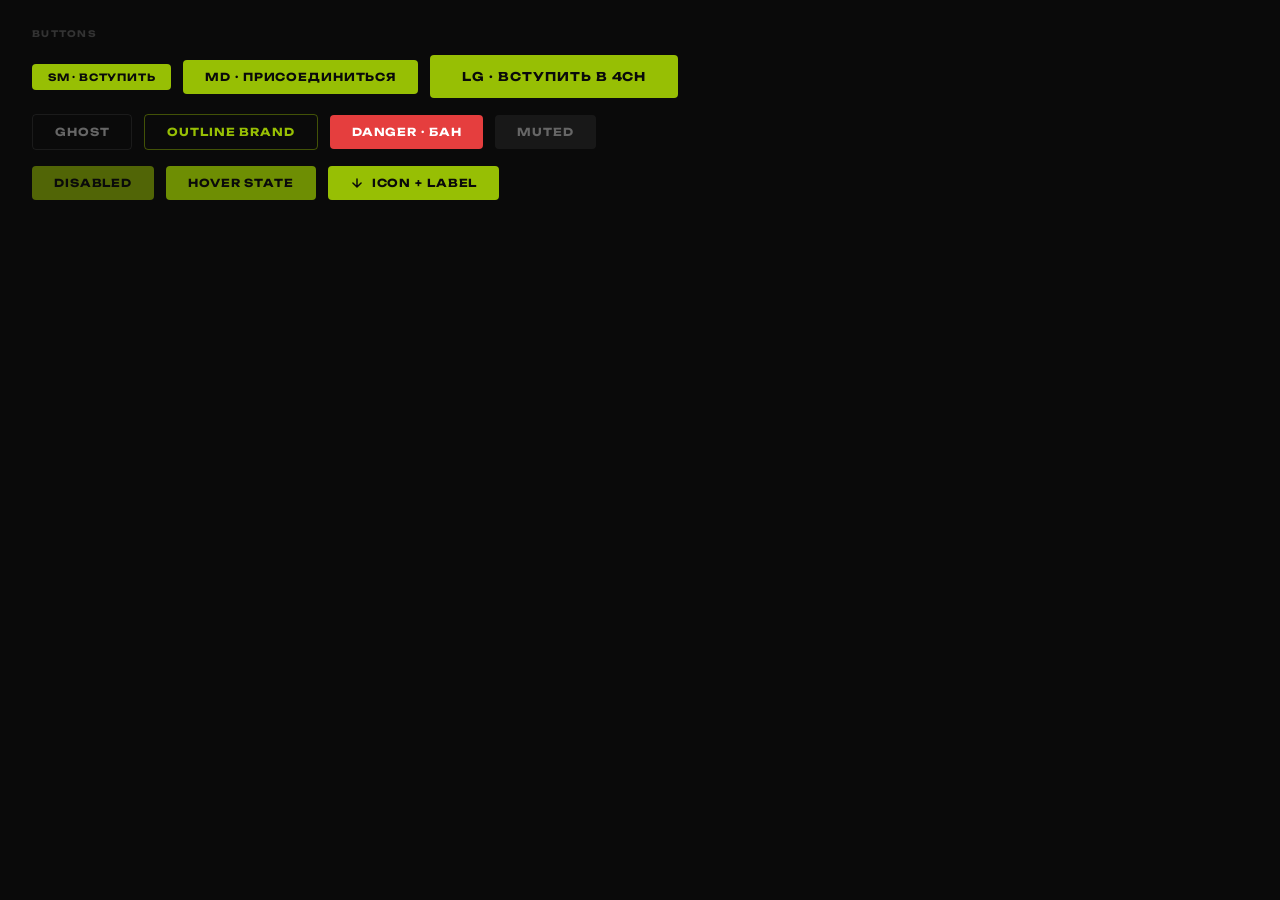
<file: preview/components-buttons.html>
<!DOCTYPE html><html lang="ru"><head><meta charset="UTF-8">
<style>
@import url('https://fonts.googleapis.com/css2?family=Unbounded:wght@700;900&family=Inter:wght@300;400;500&display=swap');
*{box-sizing:border-box;margin:0;padding:0}
body{font-family:'Inter',sans-serif;font-weight:500;background:#0a0a0a;padding:28px 32px;display:flex;flex-direction:column;gap:16px}
.row-label{font-size:9px;letter-spacing:0.14em;text-transform:uppercase;color:#333;font-family:'Unbounded',sans-serif;font-weight:700}
.group{display:flex;gap:12px;flex-wrap:wrap;align-items:center}
.btn{display:inline-flex;align-items:center;gap:8px;font-family:'Unbounded',sans-serif;font-weight:700;font-size:11px;letter-spacing:0.08em;text-transform:uppercase;padding:10px 22px;border:none;border-radius:4px;cursor:pointer;text-decoration:none}
.btn-sm{padding:7px 16px;font-size:10px}
.btn-lg{padding:14px 32px;font-size:12px}
.divider{width:0.5px;height:40px;background:rgba(255,255,255,0.07)}
</style></head><body>
<div class="row-label">Buttons</div>
<div class="group">
  <button class="btn btn-sm" style="background:#97BF04;color:#0a0a0a">SM · Вступить</button>
  <button class="btn" style="background:#97BF04;color:#0a0a0a">MD · Присоединиться</button>
  <button class="btn btn-lg" style="background:#97BF04;color:#0a0a0a">LG · Вступить в 4ch</button>
</div>
<div class="group">
  <button class="btn" style="background:transparent;color:#666;border:0.5px solid rgba(255,255,255,0.07)">Ghost</button>
  <button class="btn" style="background:transparent;color:#97BF04;border:0.5px solid rgba(151,191,4,0.4)">Outline Brand</button>
  <button class="btn" style="background:#e53e3e;color:#fff">Danger · Бан</button>
  <button class="btn" style="background:rgba(255,255,255,0.06);color:#666;border:none">Muted</button>
</div>
<div class="group">
  <button class="btn" style="background:#97BF04;color:#0a0a0a;opacity:0.5;cursor:not-allowed">Disabled</button>
  <button class="btn" style="background:#6e8e03;color:#0a0a0a">Hover State</button>
  <div style="display:flex;align-items:center;gap:8px;padding:10px 22px;background:#97BF04;border-radius:4px;cursor:pointer">
    <svg width="14" height="14" viewBox="0 0 24 24" fill="none" stroke="#0a0a0a" stroke-width="2.5" stroke-linecap="round"><path d="M12 5v14M5 12l7 7 7-7"/></svg>
    <span style="font-family:'Unbounded',sans-serif;font-weight:700;font-size:11px;letter-spacing:0.08em;text-transform:uppercase;color:#0a0a0a">Icon + Label</span>
  </div>
</div>
</body></html>
</file>
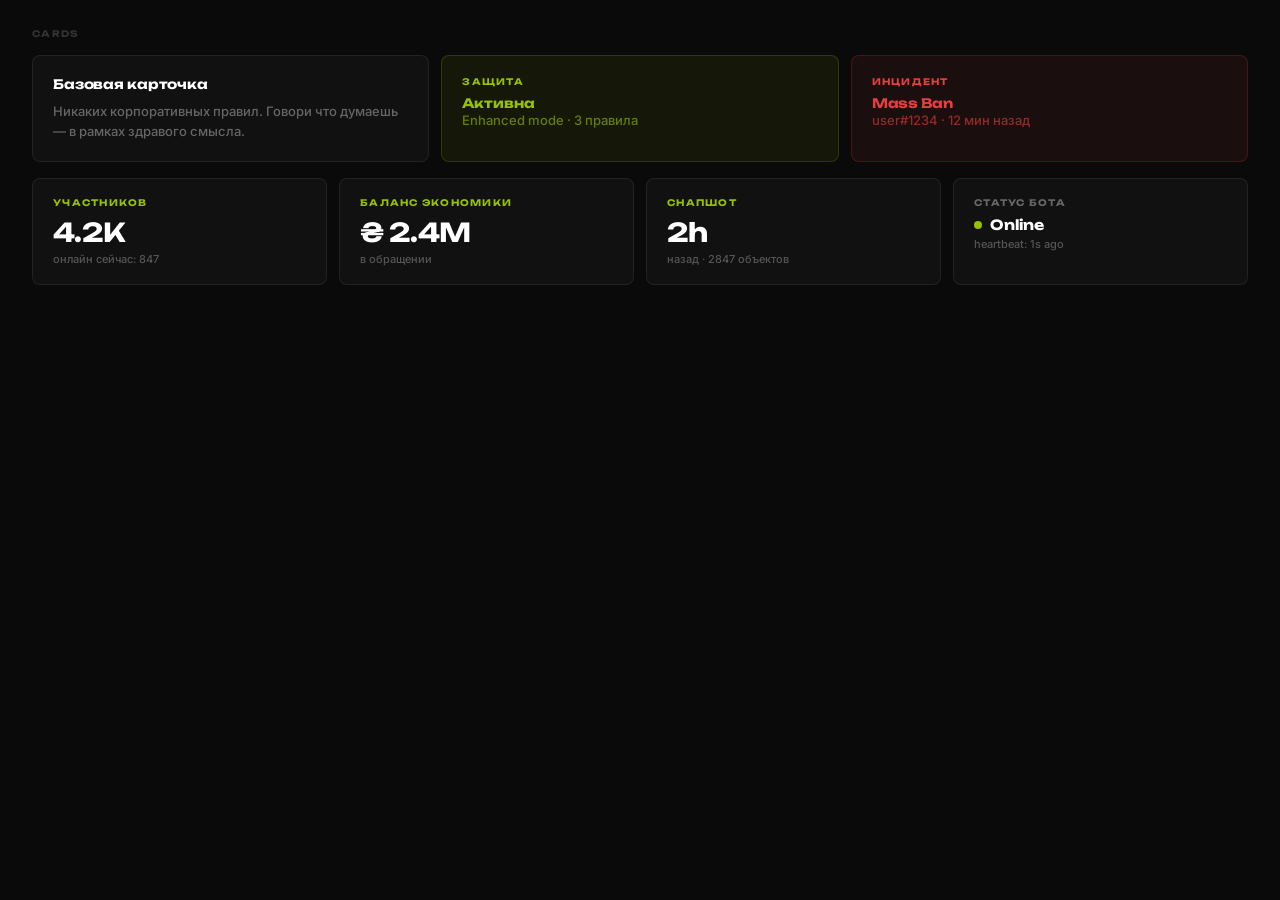
<file: preview/components-cards.html>
<!DOCTYPE html><html lang="ru"><head><meta charset="UTF-8">
<style>
@import url('https://fonts.googleapis.com/css2?family=Unbounded:wght@700;900&family=Inter:wght@300;400;500&display=swap');
*{box-sizing:border-box;margin:0;padding:0}
body{font-family:'Inter',sans-serif;font-weight:500;background:#0a0a0a;padding:28px 32px;display:flex;flex-direction:column;gap:16px}
.row-label{font-size:9px;letter-spacing:0.14em;text-transform:uppercase;color:#333;font-family:'Unbounded',sans-serif;font-weight:700}
.row{display:flex;gap:12px}
.card{background:#111;border:0.5px solid rgba(255,255,255,0.07);border-radius:8px;padding:20px;flex:1;display:flex;flex-direction:column;gap:10px}
.card-title{font-family:'Unbounded',sans-serif;font-weight:700;font-size:13px;color:#fff;letter-spacing:-0.01em}
.card-sub{font-size:13px;font-weight:500;color:#666;line-height:1.5}
.stat-card{background:#111;border:0.5px solid rgba(255,255,255,0.07);border-radius:8px;padding:18px 20px;flex:1}
.stat-eyebrow{font-size:9px;font-family:'Unbounded',sans-serif;font-weight:700;letter-spacing:0.14em;text-transform:uppercase;color:#97BF04;margin-bottom:8px}
.stat-val{font-family:'Unbounded',sans-serif;font-weight:700;font-size:26px;color:#fff;letter-spacing:-0.02em}
.stat-label{font-size:11px;color:#555;font-weight:500;margin-top:4px}
.brand-card{background:rgba(151,191,4,0.08);border:0.5px solid rgba(151,191,4,0.2);border-radius:8px;padding:20px;flex:1}
.danger-card{background:rgba(229,62,62,0.08);border:0.5px solid rgba(229,62,62,0.2);border-radius:8px;padding:20px;flex:1}
</style></head><body>
<div class="row-label">Cards</div>
<div class="row">
  <div class="card">
    <div class="card-title">Базовая карточка</div>
    <div class="card-sub">Никаких корпоративных правил. Говори что думаешь — в рамках здравого смысла.</div>
  </div>
  <div class="brand-card">
    <div class="stat-eyebrow">Защита</div>
    <div class="card-title" style="color:#97BF04">Активна</div>
    <div class="card-sub" style="color:rgba(151,191,4,0.6)">Enhanced mode · 3 правила</div>
  </div>
  <div class="danger-card">
    <div class="stat-eyebrow" style="color:#e53e3e">Инцидент</div>
    <div class="card-title" style="color:#e53e3e">Mass Ban</div>
    <div class="card-sub" style="color:rgba(229,62,62,0.6)">user#1234 · 12 мин назад</div>
  </div>
</div>
<div class="row">
  <div class="stat-card">
    <div class="stat-eyebrow">Участников</div>
    <div class="stat-val">4.2K</div>
    <div class="stat-label">онлайн сейчас: 847</div>
  </div>
  <div class="stat-card">
    <div class="stat-eyebrow">Баланс экономики</div>
    <div class="stat-val">₴ 2.4M</div>
    <div class="stat-label">в обращении</div>
  </div>
  <div class="stat-card">
    <div class="stat-eyebrow">Снапшот</div>
    <div class="stat-val">2h</div>
    <div class="stat-label">назад · 2847 объектов</div>
  </div>
  <div class="stat-card" style="background:rgba(255,255,255,0.03)">
    <div class="stat-eyebrow" style="color:#666">Статус бота</div>
    <div style="display:flex;align-items:center;gap:8px;margin-top:4px"><div style="width:8px;height:8px;border-radius:50%;background:#97BF04"></div><span style="font-family:'Unbounded',sans-serif;font-weight:700;font-size:14px;color:#fff">Online</span></div>
    <div class="stat-label">heartbeat: 1s ago</div>
  </div>
</div>
</body></html>
</file>
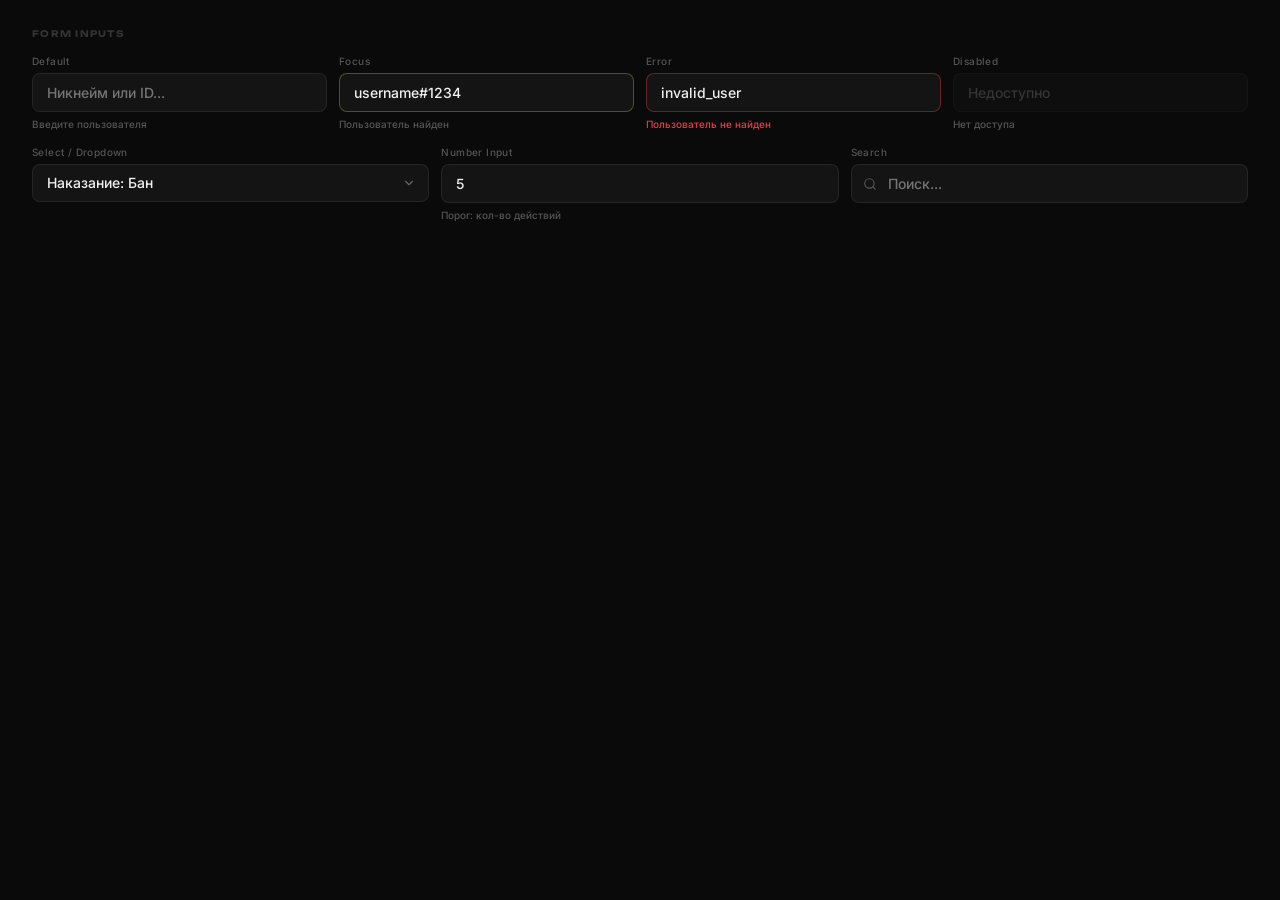
<file: preview/components-inputs.html>
<!DOCTYPE html><html lang="ru"><head><meta charset="UTF-8">
<style>
@import url('https://fonts.googleapis.com/css2?family=Unbounded:wght@700;900&family=Inter:wght@300;400;500&display=swap');
*{box-sizing:border-box;margin:0;padding:0}
body{background:#0a0a0a;padding:28px 32px;display:flex;flex-direction:column;gap:16px}
.row-label{font-size:9px;letter-spacing:0.14em;text-transform:uppercase;color:#333;font-family:'Unbounded',sans-serif;font-weight:700}
.row{display:flex;gap:12px;align-items:flex-start}
.field{display:flex;flex-direction:column;gap:6px;flex:1}
.field-label{font-size:10px;font-family:'Inter',sans-serif;font-weight:500;color:#555;letter-spacing:0.04em}
.input{background:#141414;border:0.5px solid rgba(255,255,255,0.07);border-radius:8px;padding:10px 14px;color:#f0f0f0;font-family:'Inter',sans-serif;font-weight:500;font-size:14px;outline:none;width:100%}
.input-focus{border-color:rgba(151,191,4,0.4)}
.input-error{border-color:rgba(229,62,62,0.4)}
.input-disabled{opacity:0.4;cursor:not-allowed}
.helper{font-size:10px;font-family:'Inter',sans-serif;font-weight:500;color:#555}
.helper-err{color:#e53e3e}
.select{background:#141414;border:0.5px solid rgba(255,255,255,0.07);border-radius:8px;padding:10px 14px;color:#f0f0f0;font-family:'Inter',sans-serif;font-weight:500;font-size:14px;width:100%;appearance:none;background-image:url("data:image/svg+xml,%3Csvg xmlns='http://www.w3.org/2000/svg' width='14' height='14' viewBox='0 0 24 24' fill='none' stroke='%23666' stroke-width='2' stroke-linecap='round' stroke-linejoin='round'%3E%3Cpolyline points='6 9 12 15 18 9'%3E%3C/polyline%3E%3C/svg%3E");background-repeat:no-repeat;background-position:right 12px center}
</style></head><body>
<div class="row-label">Form Inputs</div>
<div class="row">
  <div class="field">
    <div class="field-label">Default</div>
    <input class="input" placeholder="Никнейм или ID..." readonly>
    <span class="helper">Введите пользователя</span>
  </div>
  <div class="field">
    <div class="field-label">Focus</div>
    <input class="input input-focus" value="username#1234" readonly>
    <span class="helper">Пользователь найден</span>
  </div>
  <div class="field">
    <div class="field-label">Error</div>
    <input class="input input-error" value="invalid_user" readonly>
    <span class="helper helper-err">Пользователь не найден</span>
  </div>
  <div class="field">
    <div class="field-label">Disabled</div>
    <input class="input input-disabled" placeholder="Недоступно" disabled>
    <span class="helper">Нет доступа</span>
  </div>
</div>
<div class="row">
  <div class="field">
    <div class="field-label">Select / Dropdown</div>
    <select class="select">
      <option>Наказание: Бан</option>
      <option>Наказание: Кик</option>
      <option>Наказание: Мут</option>
      <option>Только лог</option>
    </select>
  </div>
  <div class="field">
    <div class="field-label">Number Input</div>
    <input class="input" type="number" value="5" readonly style="width:100%">
    <span class="helper">Порог: кол-во действий</span>
  </div>
  <div class="field">
    <div class="field-label">Search</div>
    <div style="position:relative">
      <input class="input" placeholder="Поиск..." readonly style="padding-left:36px">
      <svg style="position:absolute;left:12px;top:50%;transform:translateY(-50%)" width="14" height="14" viewBox="0 0 24 24" fill="none" stroke="#555" stroke-width="2" stroke-linecap="round"><circle cx="11" cy="11" r="8"/><line x1="21" y1="21" x2="16.65" y2="16.65"/></svg>
    </div>
  </div>
</div>
</body></html>
</file>
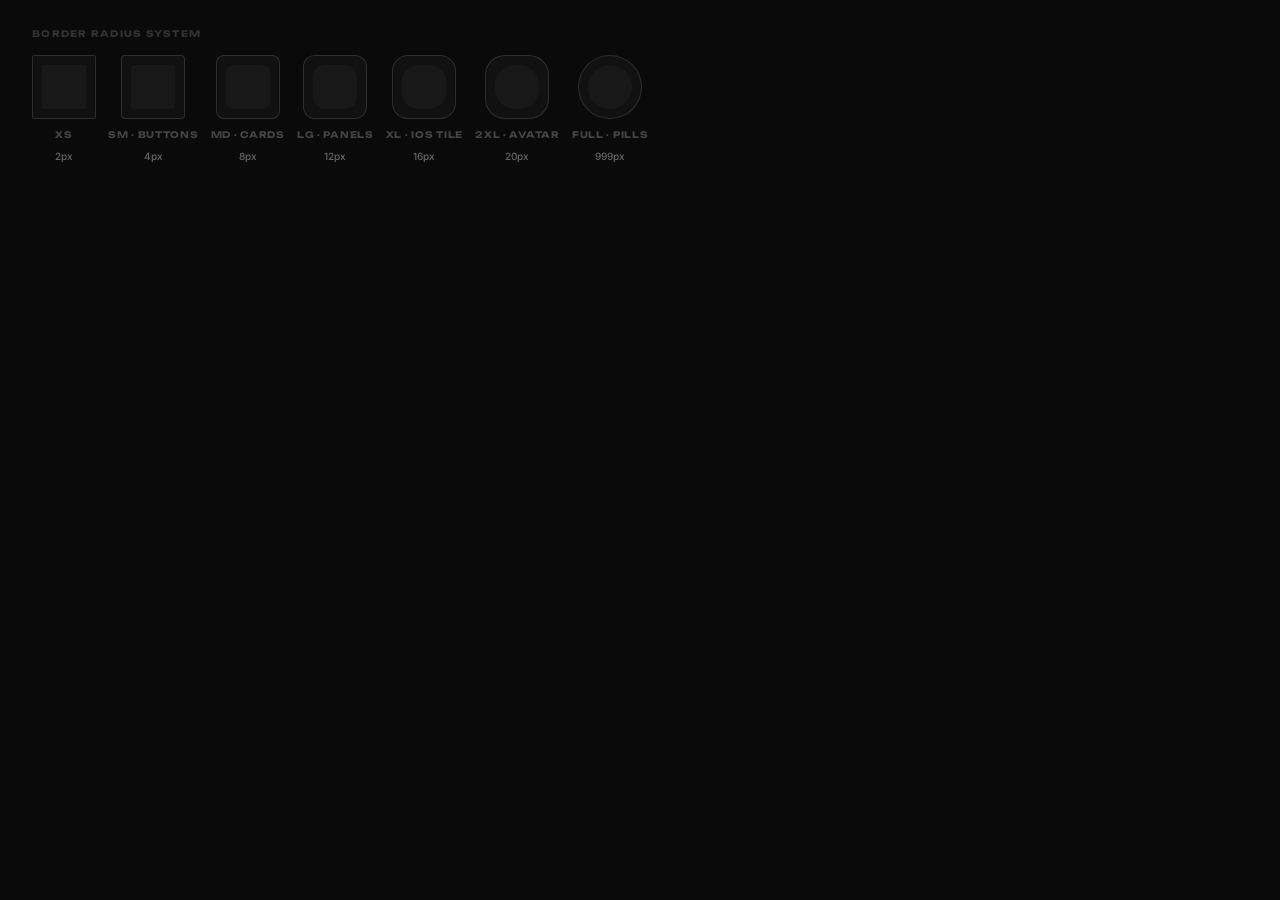
<file: preview/spacing-radius.html>
<!DOCTYPE html><html lang="ru"><head><meta charset="UTF-8">
<style>
@import url('https://fonts.googleapis.com/css2?family=Unbounded:wght@700;900&family=Inter:wght@300;400;500&display=swap');
*{box-sizing:border-box;margin:0;padding:0}
body{background:#0a0a0a;padding:28px 32px;display:flex;flex-direction:column;gap:16px}
.row-label{font-size:9px;letter-spacing:0.14em;text-transform:uppercase;color:#333;font-family:'Unbounded',sans-serif;font-weight:700}
.row{display:flex;gap:12px;align-items:center}
.r-item{display:flex;flex-direction:column;align-items:center;gap:10px}
.r-box{background:#111;border:0.5px solid rgba(255,255,255,0.12);width:64px;height:64px;display:flex;align-items:center;justify-content:center}
.r-label{font-size:9px;font-family:'Unbounded',sans-serif;font-weight:700;letter-spacing:0.08em;text-transform:uppercase;color:#444;text-align:center}
.r-val{font-size:10px;font-family:'Inter',sans-serif;font-weight:500;color:#666;text-align:center}
.inner{background:#181818;width:44px;height:44px}
</style></head><body>
<div class="row-label">Border Radius System</div>
<div class="row">
  <div class="r-item">
    <div class="r-box" style="border-radius:2px"><div class="inner" style="border-radius:2px"></div></div>
    <div class="r-label">XS</div><div class="r-val">2px</div>
  </div>
  <div class="r-item">
    <div class="r-box" style="border-radius:4px"><div class="inner" style="border-radius:4px"></div></div>
    <div class="r-label">SM · Buttons</div><div class="r-val">4px</div>
  </div>
  <div class="r-item">
    <div class="r-box" style="border-radius:8px"><div class="inner" style="border-radius:8px"></div></div>
    <div class="r-label">MD · Cards</div><div class="r-val">8px</div>
  </div>
  <div class="r-item">
    <div class="r-box" style="border-radius:12px"><div class="inner" style="border-radius:12px"></div></div>
    <div class="r-label">LG · Panels</div><div class="r-val">12px</div>
  </div>
  <div class="r-item">
    <div class="r-box" style="border-radius:16px"><div class="inner" style="border-radius:16px"></div></div>
    <div class="r-label">XL · iOS Tile</div><div class="r-val">16px</div>
  </div>
  <div class="r-item">
    <div class="r-box" style="border-radius:20px"><div class="inner" style="border-radius:20px"></div></div>
    <div class="r-label">2XL · Avatar</div><div class="r-val">20px</div>
  </div>
  <div class="r-item">
    <div class="r-box" style="border-radius:999px"><div class="inner" style="border-radius:999px"></div></div>
    <div class="r-label">Full · Pills</div><div class="r-val">999px</div>
  </div>
</div>
</body></html>
</file>
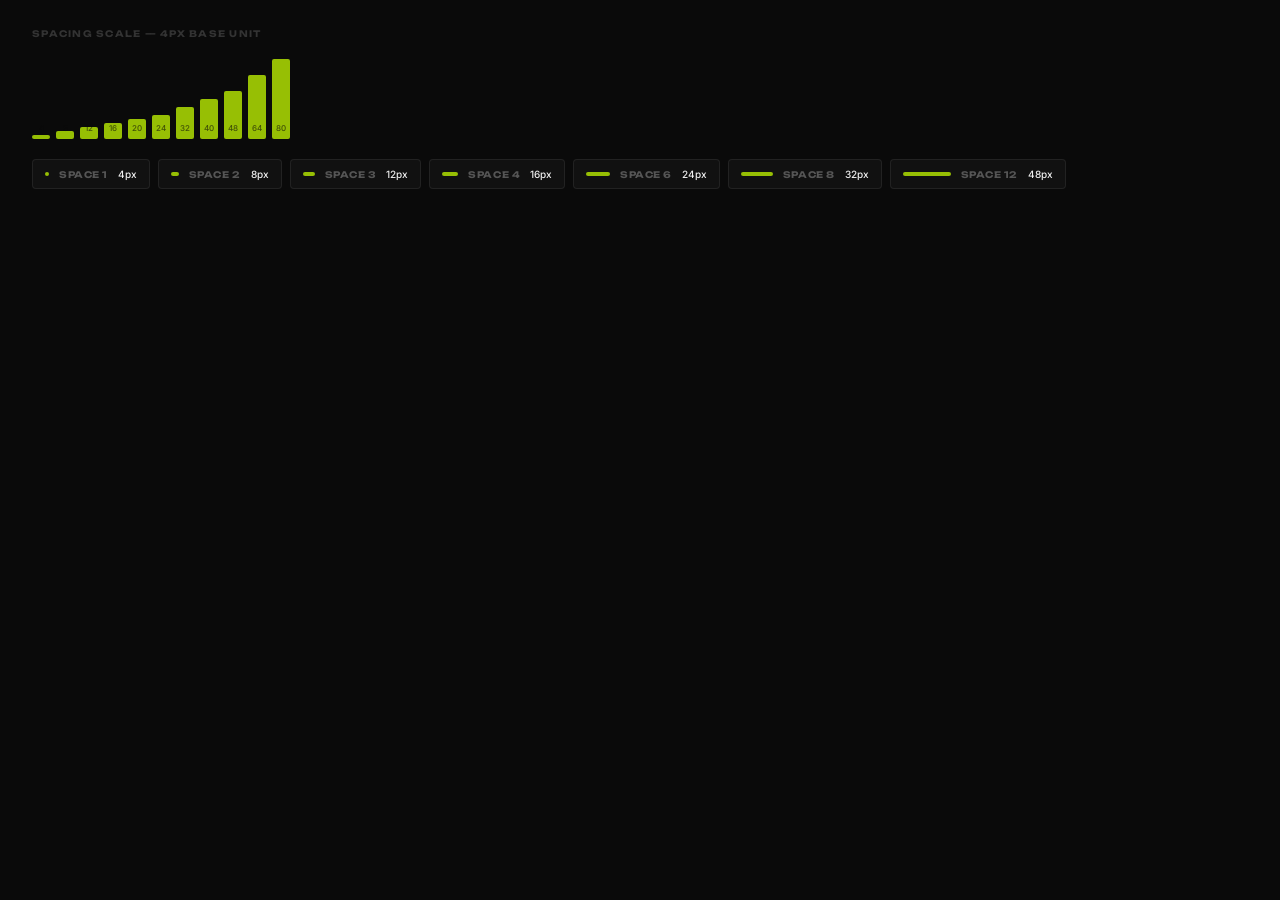
<file: preview/spacing-scale.html>
<!DOCTYPE html><html lang="ru"><head><meta charset="UTF-8">
<style>
@import url('https://fonts.googleapis.com/css2?family=Unbounded:wght@700;900&family=Inter:wght@300;400;500&display=swap');
*{box-sizing:border-box;margin:0;padding:0}
body{background:#0a0a0a;padding:28px 32px;display:flex;flex-direction:column;gap:20px}
.row-label{font-size:9px;letter-spacing:0.14em;text-transform:uppercase;color:#333;font-family:'Unbounded',sans-serif;font-weight:700}
.scale{display:flex;align-items:flex-end;gap:6px}
.block{background:#97BF04;border-radius:2px;display:flex;flex-direction:column;align-items:center;justify-content:flex-end;padding-bottom:4px;gap:2px}
.block-label{font-size:8px;font-family:'Unbounded',sans-serif;font-weight:700;letter-spacing:0.06em;color:#0a0a0a;transform:rotate(-90deg) translateX(6px);white-space:nowrap;opacity:0.7}
.block-val{font-size:8px;font-family:'Inter',sans-serif;font-weight:500;color:#0a0a0a;opacity:0.6;margin-bottom:2px}
.tokens{display:flex;gap:8px;flex-wrap:wrap}
.token{background:#111;border:0.5px solid rgba(255,255,255,0.07);border-radius:4px;padding:8px 12px;display:flex;align-items:center;gap:10px}
.tok-box{background:#97BF04;border-radius:2px;height:4px}
.tok-name{font-size:9px;font-family:'Unbounded',sans-serif;font-weight:700;letter-spacing:0.06em;text-transform:uppercase;color:#555}
.tok-px{font-size:10px;font-family:'Inter',sans-serif;font-weight:500;color:#f0f0f0}
</style></head><body>
<div class="row-label">Spacing Scale — 4px base unit</div>
<div class="scale">
  <div class="block" style="width:18px;height:4px"><div class="block-val">4</div></div>
  <div class="block" style="width:18px;height:8px"><div class="block-val">8</div></div>
  <div class="block" style="width:18px;height:12px"><div class="block-val">12</div></div>
  <div class="block" style="width:18px;height:16px"><div class="block-val">16</div></div>
  <div class="block" style="width:18px;height:20px"><div class="block-val">20</div></div>
  <div class="block" style="width:18px;height:24px"><div class="block-val">24</div></div>
  <div class="block" style="width:18px;height:32px"><div class="block-val">32</div></div>
  <div class="block" style="width:18px;height:40px"><div class="block-val">40</div></div>
  <div class="block" style="width:18px;height:48px"><div class="block-val">48</div></div>
  <div class="block" style="width:18px;height:64px"><div class="block-val">64</div></div>
  <div class="block" style="width:18px;height:80px"><div class="block-val">80</div></div>
</div>
<div class="tokens">
  <div class="token"><div class="tok-box" style="width:4px"></div><span class="tok-name">Space 1</span><span class="tok-px">4px</span></div>
  <div class="token"><div class="tok-box" style="width:8px"></div><span class="tok-name">Space 2</span><span class="tok-px">8px</span></div>
  <div class="token"><div class="tok-box" style="width:12px"></div><span class="tok-name">Space 3</span><span class="tok-px">12px</span></div>
  <div class="token"><div class="tok-box" style="width:16px"></div><span class="tok-name">Space 4</span><span class="tok-px">16px</span></div>
  <div class="token"><div class="tok-box" style="width:24px"></div><span class="tok-name">Space 6</span><span class="tok-px">24px</span></div>
  <div class="token"><div class="tok-box" style="width:32px"></div><span class="tok-name">Space 8</span><span class="tok-px">32px</span></div>
  <div class="token"><div class="tok-box" style="width:48px"></div><span class="tok-name">Space 12</span><span class="tok-px">48px</span></div>
</div>
</body></html>
</file>
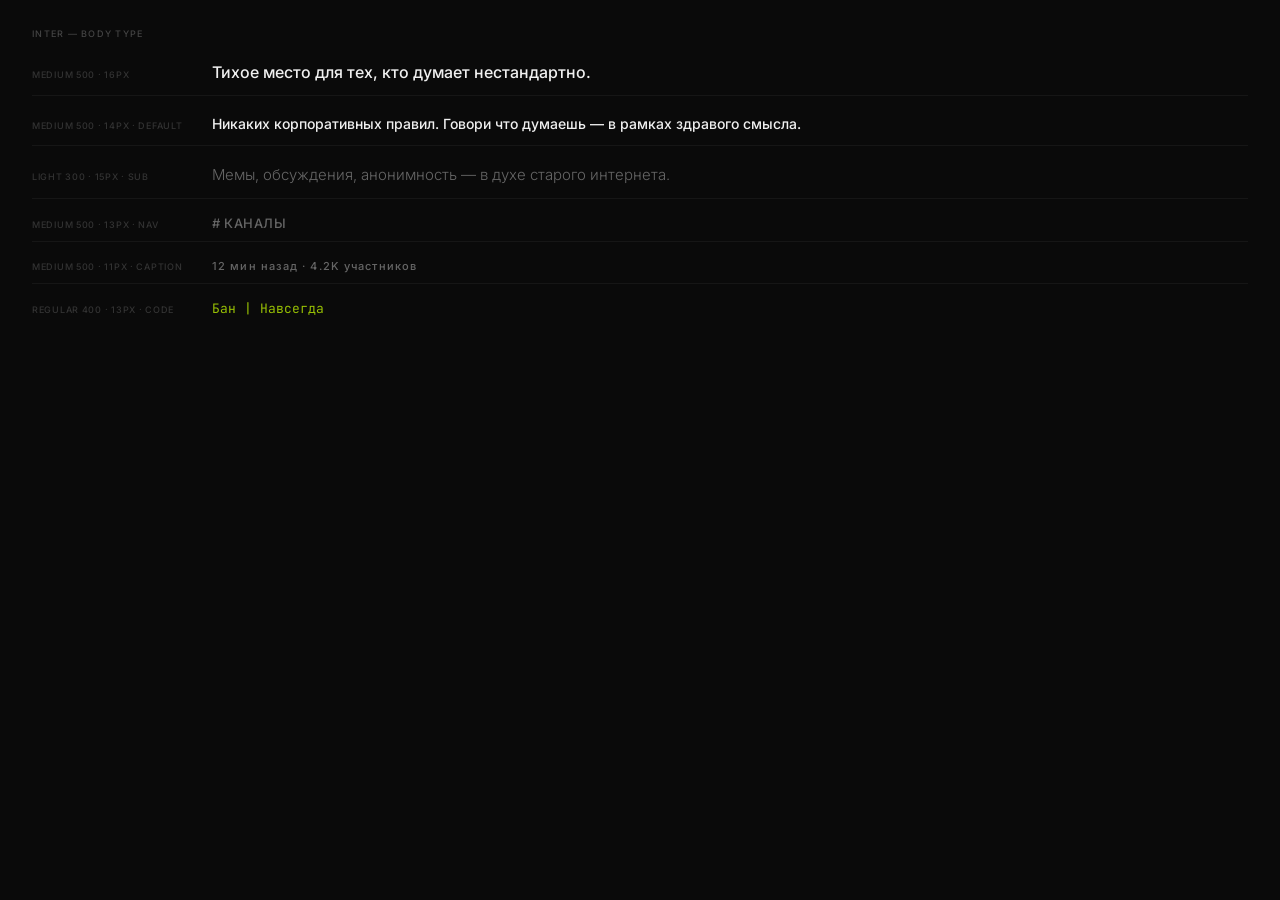
<file: preview/type-body.html>
<!DOCTYPE html><html lang="ru"><head><meta charset="UTF-8">
<style>
@import url('https://fonts.googleapis.com/css2?family=Inter:wght@300;400;500&family=JetBrains+Mono:wght@400;500&display=swap');
*{box-sizing:border-box;margin:0;padding:0}
body{background:#0a0a0a;padding:28px 32px;display:flex;flex-direction:column;gap:6px}
.row{display:flex;align-items:baseline;gap:20px;padding:10px 0;border-bottom:0.5px solid rgba(255,255,255,0.05)}
.row:last-child{border-bottom:none}
.meta{font-family:'Inter',sans-serif;font-size:9px;font-weight:500;letter-spacing:0.08em;text-transform:uppercase;color:#333;min-width:160px;padding-top:3px}
.sample{font-family:'Inter',sans-serif;color:#f0f0f0}
.row-label{font-size:9px;letter-spacing:0.14em;text-transform:uppercase;color:#444;font-family:'Inter',sans-serif;font-weight:500;margin-bottom:4px}
</style></head><body>
<div class="row-label">Inter — Body Type</div>
<div class="row">
  <span class="meta">Medium 500 · 16px</span>
  <span class="sample" style="font-size:16px;font-weight:500;line-height:1.65">Тихое место для тех, кто думает нестандартно.</span>
</div>
<div class="row">
  <span class="meta">Medium 500 · 14px · Default</span>
  <span class="sample" style="font-size:14px;font-weight:500;line-height:1.65;color:#f0f0f0">Никаких корпоративных правил. Говори что думаешь — в рамках здравого смысла.</span>
</div>
<div class="row">
  <span class="meta">Light 300 · 15px · Sub</span>
  <span class="sample" style="font-size:15px;font-weight:300;line-height:1.7;color:#666">Мемы, обсуждения, анонимность — в духе старого интернета.</span>
</div>
<div class="row">
  <span class="meta">Medium 500 · 13px · Nav</span>
  <span class="sample" style="font-size:13px;font-weight:500;letter-spacing:0.04em;text-transform:uppercase;color:#666"># каналы</span>
</div>
<div class="row">
  <span class="meta">Medium 500 · 11px · Caption</span>
  <span class="sample" style="font-size:11px;font-weight:500;letter-spacing:0.1em;color:#666">12 мин назад · 4.2K участников</span>
</div>
<div class="row">
  <span class="meta">Regular 400 · 13px · Code</span>
  <span class="sample" style="font-size:13px;font-weight:400;font-family:'JetBrains Mono',monospace;color:#97BF04">Бан | Навсегда</span>
</div>
</body></html>
</file>
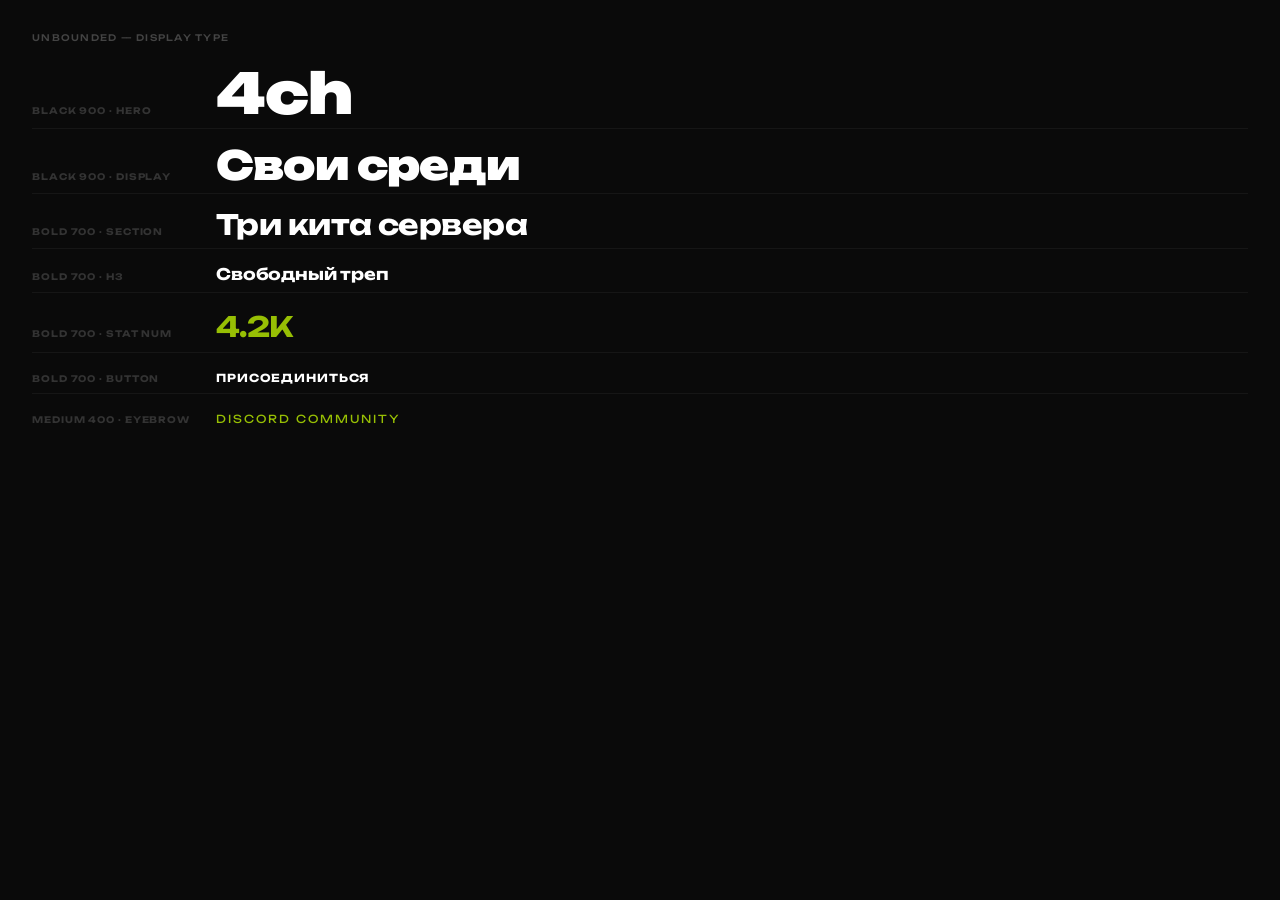
<file: preview/type-display.html>
<!DOCTYPE html><html lang="ru"><head><meta charset="UTF-8">
<style>
@import url('https://fonts.googleapis.com/css2?family=Unbounded:wght@400;700;900&display=swap');
*{box-sizing:border-box;margin:0;padding:0}
body{font-family:'Inter',sans-serif;font-weight:500;background:#0a0a0a;padding:32px;display:flex;flex-direction:column;gap:8px}
.specimen{display:flex;align-items:baseline;gap:24px;padding:8px 0;border-bottom:0.5px solid rgba(255,255,255,0.05)}
.specimen:last-child{border-bottom:none}
.meta{font-family:'Unbounded',sans-serif;font-size:9px;font-weight:700;letter-spacing:0.1em;text-transform:uppercase;color:#333;min-width:160px;padding-top:4px}
.sample{font-family:'Unbounded',sans-serif;color:#fff;white-space:nowrap}
.row-label{font-size:9px;letter-spacing:0.14em;text-transform:uppercase;color:#444;font-family:'Unbounded',sans-serif;margin-bottom:8px}
</style></head><body>
<div class="row-label">Unbounded — Display Type</div>
<div class="specimen">
  <span class="meta">Black 900 · Hero</span>
  <span class="sample" style="font-size:56px;font-weight:900;line-height:0.95;letter-spacing:-0.02em">4ch</span>
</div>
<div class="specimen">
  <span class="meta">Black 900 · Display</span>
  <span class="sample" style="font-size:40px;font-weight:900;line-height:1;letter-spacing:-0.02em">Свои среди</span>
</div>
<div class="specimen">
  <span class="meta">Bold 700 · Section</span>
  <span class="sample" style="font-size:28px;font-weight:700;line-height:1.05;letter-spacing:-0.02em">Три кита сервера</span>
</div>
<div class="specimen">
  <span class="meta">Bold 700 · H3</span>
  <span class="sample" style="font-size:16px;font-weight:700;line-height:1.2;letter-spacing:-0.01em">Свободный треп</span>
</div>
<div class="specimen">
  <span class="meta">Bold 700 · Stat Num</span>
  <span class="sample" style="font-size:28px;font-weight:700;letter-spacing:-0.02em;color:#97BF04">4.2K</span>
</div>
<div class="specimen">
  <span class="meta">Bold 700 · Button</span>
  <span class="sample" style="font-size:11px;font-weight:700;letter-spacing:0.08em;text-transform:uppercase">Присоединиться</span>
</div>
<div class="specimen">
  <span class="meta">Medium 400 · Eyebrow</span>
  <span class="sample" style="font-size:11px;font-weight:400;letter-spacing:0.18em;text-transform:uppercase;color:#97BF04">Discord Community</span>
</div>
</body></html>
</file>
